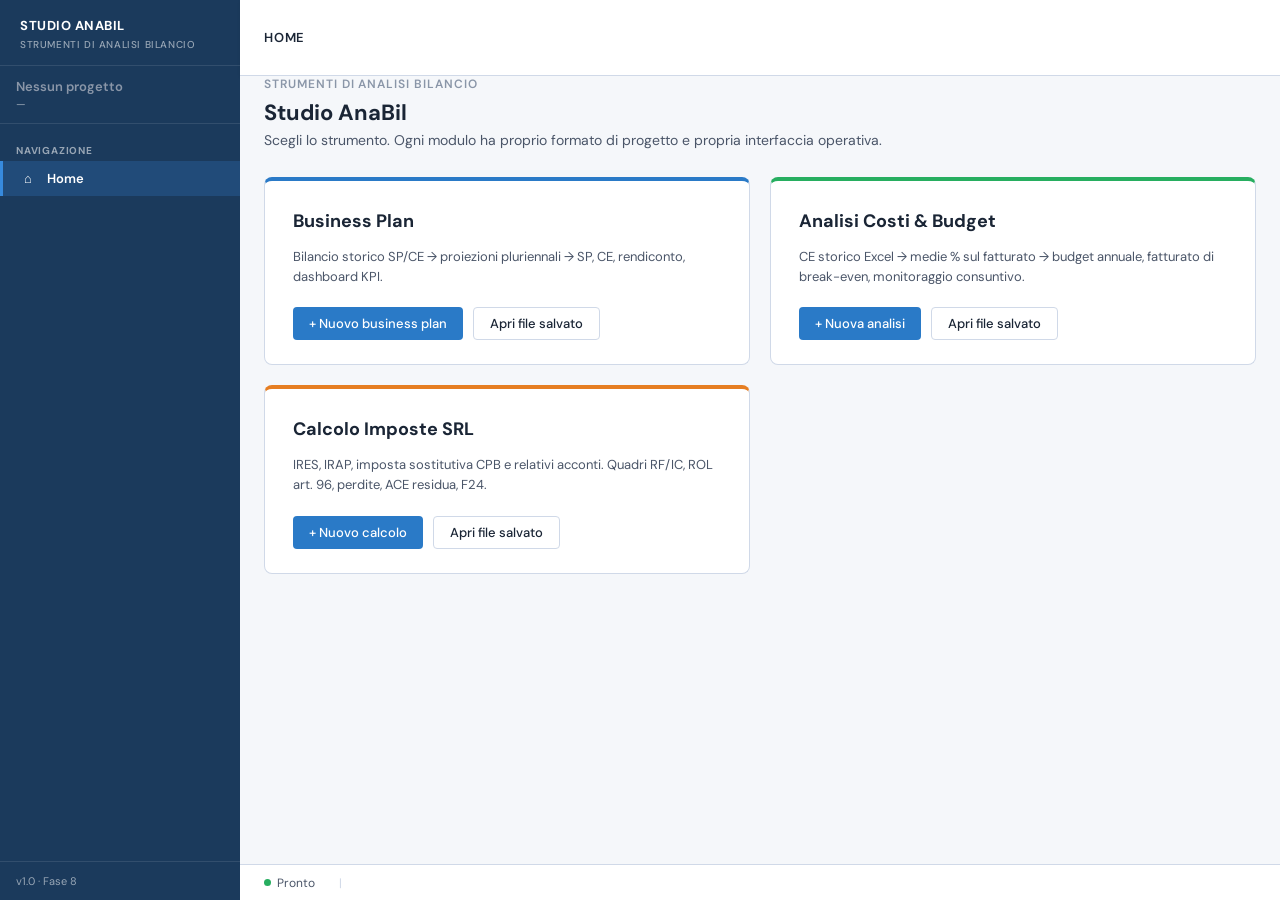
<file: index.html>
<!DOCTYPE html>
<html lang="it">
<head>
  <meta charset="UTF-8">
  <meta name="viewport" content="width=device-width, initial-scale=1.0">
  <title>Studio AnaBil</title>

  <!-- Google Fonts -->
  <link rel="preconnect" href="https://fonts.googleapis.com">
  <link rel="preconnect" href="https://fonts.gstatic.com" crossorigin>
  <link href="https://fonts.googleapis.com/css2?family=DM+Sans:wght@400;500;600;700&family=JetBrains+Mono:wght@400;600&display=swap" rel="stylesheet">

  <link rel="stylesheet" href="css/main.css">
</head>
<body>

<!-- =====================================================
     APP SHELL
     ===================================================== -->
<div id="app">

  <!-- ── Sidebar ────────────────────────────────────────── -->
  <nav id="sidebar">
    <div class="sidebar-logo" onclick="UI.navigate('home')" title="Torna alla home">
      <div class="sidebar-logo-title">Studio AnaBil</div>
      <div class="sidebar-logo-sub">Strumenti di analisi bilancio</div>
    </div>

    <!-- Info progetto corrente -->
    <div class="sidebar-project-info" id="sidebar-project-info">
      <div class="sidebar-project-name text-muted" id="sidebar-project-name">Nessun progetto</div>
      <div class="sidebar-project-meta" id="sidebar-project-meta">—</div>
      <div class="sidebar-project-edit-btn hidden" id="sidebar-project-edit" onclick="UI.apriModificaDati()" title="Modifica ragione sociale, anno base e orizzonte anni">✎ Modifica dati base</div>
    </div>

    <!-- Navigazione principale -->
    <div class="sidebar-nav">
      <div class="sidebar-nav-section">Navigazione</div>

      <div class="sidebar-nav-item active" data-section="home" data-modulo="*" onclick="UI.navigate('home')" title="Torna alla home / cambia strumento">
        <span class="sidebar-nav-icon">⌂</span>
        <span>Home</span>
      </div>

      <!-- ── Voci Business Plan (BP) ────────────────────────── -->
      <div class="sidebar-nav-item disabled hidden" data-section="importa" data-modulo="bp" onclick="UI.navigate('importa')">
        <span class="sidebar-nav-icon">⇪</span>
        <span>Importa bilancio</span>
        <span class="sidebar-nav-status" id="nav-status-importa"></span>
      </div>

      <div class="sidebar-nav-item disabled hidden" data-section="dati-partenza" data-modulo="bp" onclick="UI.navigate('dati-partenza')">
        <span class="sidebar-nav-icon">📋</span>
        <span>Dati di partenza</span>
        <span class="sidebar-nav-status" id="nav-status-dati-partenza"></span>
      </div>

      <div class="sidebar-nav-item disabled hidden" data-section="driver" data-modulo="bp" onclick="UI.navigate('driver')">
        <span class="sidebar-nav-icon">⚙</span>
        <span>Driver &amp; Parametri</span>
        <span class="sidebar-nav-status" id="nav-status-driver"></span>
      </div>

      <div class="sidebar-nav-item disabled hidden" data-section="eventi" data-modulo="bp" onclick="UI.navigate('eventi')">
        <span class="sidebar-nav-icon">📅</span>
        <span>Eventi</span>
        <span class="sidebar-nav-status" id="nav-status-eventi"></span>
      </div>

      <div class="sidebar-nav-item disabled hidden" data-section="prospetti" data-modulo="bp" onclick="UI.navigate('prospetti')">
        <span class="sidebar-nav-icon">📊</span>
        <span>Prospetti futuri</span>
        <span class="sidebar-nav-status" id="nav-status-prospetti"></span>
      </div>

      <div class="sidebar-nav-item disabled hidden" data-section="dashboard" data-modulo="bp" onclick="UI.navigate('dashboard')">
        <span class="sidebar-nav-icon">◈</span>
        <span>Dashboard KPI</span>
        <span class="sidebar-nav-status" id="nav-status-dashboard"></span>
      </div>

      <!-- ── Voci Analisi Costi & Budget (AB) ───────────────── -->
      <div class="sidebar-nav-item disabled hidden" data-section="ab-importa-ce" data-modulo="ab" onclick="UI.navigate('ab-importa-ce')">
        <span class="sidebar-nav-icon">⇪</span>
        <span>Importa CE</span>
        <span class="sidebar-nav-status" id="nav-status-ab-importa-ce"></span>
      </div>

      <div class="sidebar-nav-item disabled hidden" data-section="ab-mappatura" data-modulo="ab" onclick="UI.navigate('ab-mappatura')">
        <span class="sidebar-nav-icon">🗂</span>
        <span>Mappatura sottoconti</span>
        <span class="sidebar-nav-status" id="nav-status-ab-mappatura"></span>
      </div>

      <div class="sidebar-nav-item disabled hidden" data-section="ab-storico" data-modulo="ab" onclick="UI.navigate('ab-storico')">
        <span class="sidebar-nav-icon">📋</span>
        <span>Storico &amp; medie</span>
        <span class="sidebar-nav-status" id="nav-status-ab-storico"></span>
      </div>

      <div class="sidebar-nav-item disabled hidden" data-section="ab-budget" data-modulo="ab" onclick="UI.navigate('ab-budget')">
        <span class="sidebar-nav-icon">📊</span>
        <span>Budget anno</span>
        <span class="sidebar-nav-status" id="nav-status-ab-budget"></span>
      </div>

      <div class="sidebar-nav-item disabled hidden" data-section="ab-consuntivo" data-modulo="ab" onclick="UI.navigate('ab-consuntivo')">
        <span class="sidebar-nav-icon">📈</span>
        <span>Consuntivo</span>
        <span class="sidebar-nav-status" id="nav-status-ab-consuntivo"></span>
      </div>

      <!-- ── Voci Imposte (calcolo IRES/IRAP/CPB) ──────────────── -->
      <div class="sidebar-nav-item disabled hidden" data-section="imp-anagrafica" data-modulo="imposte" onclick="UI.navigate('imp-anagrafica')">
        <span class="sidebar-nav-icon">🏢</span>
        <span>Anagrafica e flag</span>
        <span class="sidebar-nav-status" id="nav-status-imp-anagrafica"></span>
      </div>

      <div class="sidebar-nav-item disabled hidden" data-section="imp-conto-economico" data-modulo="imposte" onclick="UI.navigate('imp-conto-economico')">
        <span class="sidebar-nav-icon">📒</span>
        <span>Conto economico</span>
        <span class="sidebar-nav-status" id="nav-status-imp-conto-economico"></span>
      </div>

      <div class="sidebar-nav-item disabled hidden" data-section="imp-variazioni-ires" data-modulo="imposte" onclick="UI.navigate('imp-variazioni-ires')">
        <span class="sidebar-nav-icon">±</span>
        <span>Variazioni IRES</span>
        <span class="sidebar-nav-status" id="nav-status-imp-variazioni-ires"></span>
      </div>

      <div class="sidebar-nav-item disabled hidden" data-section="imp-rol" data-modulo="imposte" onclick="UI.navigate('imp-rol')">
        <span class="sidebar-nav-icon">%</span>
        <span>Interessi passivi (ROL)</span>
        <span class="sidebar-nav-status" id="nav-status-imp-rol"></span>
      </div>

      <div class="sidebar-nav-item disabled hidden" data-section="imp-perdite-ace" data-modulo="imposte" onclick="UI.navigate('imp-perdite-ace')">
        <span class="sidebar-nav-icon">↻</span>
        <span>Perdite e ACE</span>
        <span class="sidebar-nav-status" id="nav-status-imp-perdite-ace"></span>
      </div>

      <div class="sidebar-nav-item disabled hidden" data-section="imp-cpb" data-modulo="imposte" onclick="UI.navigate('imp-cpb')">
        <span class="sidebar-nav-icon">⊜</span>
        <span>Concordato (CPB)</span>
        <span class="sidebar-nav-status" id="nav-status-imp-cpb"></span>
      </div>

      <div class="sidebar-nav-item disabled hidden" data-section="imp-irap" data-modulo="imposte" onclick="UI.navigate('imp-irap')">
        <span class="sidebar-nav-icon">▦</span>
        <span>IRAP</span>
        <span class="sidebar-nav-status" id="nav-status-imp-irap"></span>
      </div>

      <div class="sidebar-nav-item disabled hidden" data-section="imp-deduzione-irap" data-modulo="imposte" onclick="UI.navigate('imp-deduzione-irap')">
        <span class="sidebar-nav-icon">↘</span>
        <span>IRAP da IRES</span>
        <span class="sidebar-nav-status" id="nav-status-imp-deduzione-irap"></span>
      </div>

      <div class="sidebar-nav-item disabled hidden" data-section="imp-storico" data-modulo="imposte" onclick="UI.navigate('imp-storico')">
        <span class="sidebar-nav-icon">🗄</span>
        <span>Storico (riporti)</span>
        <span class="sidebar-nav-status" id="nav-status-imp-storico"></span>
      </div>

      <div class="sidebar-nav-item disabled hidden" data-section="imp-riepilogo" data-modulo="imposte" onclick="UI.navigate('imp-riepilogo')">
        <span class="sidebar-nav-icon">∑</span>
        <span>Riepilogo &amp; F24</span>
        <span class="sidebar-nav-status" id="nav-status-imp-riepilogo"></span>
      </div>
    </div>

    <div class="sidebar-footer">v1.0 · Fase 8</div>
  </nav>

  <!-- ── Header ─────────────────────────────────────────── -->
  <header id="header">
    <div class="header-info">
      <div class="header-cliente hidden" id="header-cliente"></div>
      <div class="header-title" id="header-title">Home</div>
      <div class="header-subtitle hidden" id="header-subtitle"></div>
    </div>
    <div id="header-badges" class="header-badges"></div>
    <div class="header-actions" id="header-actions"></div>
  </header>

  <!-- ── Area contenuto ─────────────────────────────────── -->
  <main id="content">
    <!-- Le sezioni vengono iniettate da ui.js -->
  </main>

  <!-- ── Footer ─────────────────────────────────────────── -->
  <footer id="footer">
    <div class="footer-status">
      <div class="footer-status-dot pronto" id="footer-dot"></div>
      <span id="footer-status-text">Pronto</span>
    </div>
    <span class="footer-sep">|</span>
    <div class="footer-quadratura hidden" id="footer-quadratura">
      <span id="footer-quadratura-text"></span>
    </div>
    <div style="flex:1"></div>
    <div id="footer-actions" class="footer-actions"></div>
    <span id="footer-info" class="text-muted"></span>
  </footer>

</div><!-- /#app -->

<!-- =====================================================
     MODALE NUOVO PROGETTO
     ===================================================== -->
<div class="modal-overlay hidden" id="modal-nuovo-progetto">
  <div class="modal">
    <div class="modal-header">
      <span class="modal-title">Nuovo progetto</span>
      <div class="modal-close" onclick="UI.closeModal('modal-nuovo-progetto')">✕</div>
    </div>

    <div class="modal-body">

      <!-- Nome cliente -->
      <div class="form-group">
        <span class="form-label required">Nome cliente / Ragione sociale</span>
        <div class="form-field"
             contenteditable="true"
             id="np-cliente"
             data-placeholder="Es. Rossi Srl"
             spellcheck="false"></div>
      </div>

      <!-- Settore -->
      <div class="form-group">
        <span class="form-label">Settore</span>
        <div class="form-field"
             contenteditable="true"
             id="np-settore"
             data-placeholder="Es. Commercio al dettaglio"
             spellcheck="false"></div>
      </div>

      <!-- Anno base + Anni previsionali -->
      <div class="form-row">
        <div class="form-group">
          <span class="form-label required" id="np-anno-label">Anno base (storico)</span>
          <div class="form-field"
               contenteditable="true"
               id="np-anno-base"
               data-placeholder="Es. 2024"
               spellcheck="false"></div>
          <div class="form-hint" id="np-anno-hint">Anno dell'ultimo bilancio approvato</div>
        </div>

        <div class="form-group">
          <span class="form-label required">Anni previsionali</span>
          <div class="stepper">
            <div class="stepper-btn" onclick="UI.stepperChange('np-anni-prev', -1)">−</div>
            <div class="stepper-value" id="np-anni-prev">3</div>
            <div class="stepper-btn" onclick="UI.stepperChange('np-anni-prev', +1)">+</div>
          </div>
          <div class="form-hint" id="np-anni-hint">Da 1 a 8 anni oltre l'anno base</div>
        </div>

        <div class="form-group hidden" id="np-mese-avvio-group">
          <span class="form-label">Mese di avvio</span>
          <select class="form-select" id="np-mese-avvio">
            <option value="1">Gennaio</option>
            <option value="2">Febbraio</option>
            <option value="3">Marzo</option>
            <option value="4">Aprile</option>
            <option value="5">Maggio</option>
            <option value="6">Giugno</option>
            <option value="7">Luglio</option>
            <option value="8">Agosto</option>
            <option value="9">Settembre</option>
            <option value="10">Ottobre</option>
            <option value="11">Novembre</option>
            <option value="12">Dicembre</option>
          </select>
          <div class="form-hint">Mese in cui la società inizia l'attività</div>
        </div>
      </div>

      <!-- Scenario -->
      <div class="form-group">
        <span class="form-label required">Modalità di inserimento</span>
        <div class="radio-group" id="np-scenario">

          <div class="radio-item selected" data-value="sp_ce" onclick="UI.radioSelect('np-scenario', this); UI.aggiornaLabelAnno('sp_ce')">
            <div class="radio-dot"></div>
            <div>
              <div class="radio-label">SP + CE storici</div>
              <div class="radio-desc">Società esistente con bilanci disponibili — inserimento completo art. 2424/2425</div>
            </div>
          </div>

          <div class="radio-item" data-value="sp_only" onclick="UI.radioSelect('np-scenario', this); UI.aggiornaLabelAnno('sp_only')">
            <div class="radio-dot"></div>
            <div>
              <div class="radio-label">Solo SP storico</div>
              <div class="radio-desc">CE storico non disponibile — il primo CE viene costruito interamente dai driver</div>
            </div>
          </div>

          <div class="radio-item" data-value="costituenda" onclick="UI.radioSelect('np-scenario', this); UI.aggiornaLabelAnno('costituenda')">
            <div class="radio-dot"></div>
            <div>
              <div class="radio-label">Società costituenda</div>
              <div class="radio-desc">Nuova società senza storico — SP semplificato di avvio, CE dai driver</div>
            </div>
          </div>

        </div>
      </div>

      <!-- Modalità inserimento dati -->
      <div class="form-group">
        <span class="form-label">Granularità inserimento dati</span>
        <div class="toggle-group" id="np-modalita">
          <div class="toggle-item active" data-value="rapida" onclick="UI.toggleSelect('np-modalita', this)">
            Rapida
          </div>
          <div class="toggle-item" data-value="analitica" onclick="UI.toggleSelect('np-modalita', this)">
            Analitica
          </div>
        </div>
        <div class="form-hint mt-4">
          <strong>Rapida:</strong> inserimento per macro-aree aggregate &nbsp;|&nbsp;
          <strong>Analitica:</strong> conti foglia completi art. 2424/2425
        </div>
      </div>

    </div><!-- /.modal-body -->

    <div class="modal-footer">
      <div class="btn btn-secondary" onclick="UI.closeModal('modal-nuovo-progetto')">Annulla</div>
      <div class="btn btn-primary" onclick="Projects.creaProgetto()">Crea progetto</div>
    </div>
  </div>
</div><!-- /#modal-nuovo-progetto -->

<!-- =====================================================
     MODALE NUOVA ANALISI COSTI
     ===================================================== -->
<div class="modal-overlay hidden" id="modal-nuova-analisi">
  <div class="modal" style="width:520px">
    <div class="modal-header">
      <span class="modal-title">Nuova analisi costi</span>
      <div class="modal-close" onclick="UI.closeModal('modal-nuova-analisi')">✕</div>
    </div>

    <div class="modal-body">

      <!-- Nome ditta -->
      <div class="form-group">
        <span class="form-label required">Nome ditta / Ragione sociale</span>
        <div class="form-field"
             contenteditable="true"
             id="na-ditta"
             data-placeholder="Es. Rossi Srl"
             spellcheck="false"></div>
      </div>

      <!-- Settore -->
      <div class="form-group">
        <span class="form-label">Settore</span>
        <div class="form-field"
             contenteditable="true"
             id="na-settore"
             data-placeholder="Es. Commercio al dettaglio"
             spellcheck="false"></div>
      </div>

      <!-- Anno corrente + Numero anni storici -->
      <div class="form-row">
        <div class="form-group">
          <span class="form-label required">Anno corrente</span>
          <div class="form-field"
               contenteditable="true"
               id="na-anno-corrente"
               data-placeholder="Es. 2026"
               spellcheck="false"></div>
          <div class="form-hint">Anno per cui si fa il budget</div>
        </div>

        <div class="form-group">
          <span class="form-label required">Anni di storico</span>
          <div class="stepper">
            <div class="stepper-btn" onclick="UI.stepperChange('na-anni-storici', -1)">−</div>
            <div class="stepper-value" id="na-anni-storici" data-min="0" data-max="3">3</div>
            <div class="stepper-btn" onclick="UI.stepperChange('na-anni-storici', +1)">+</div>
          </div>
          <div class="form-hint">Da 0 a 3 (0 = società neocostituita)</div>
        </div>
      </div>

      <!-- Mese di avvio attività -->
      <div class="form-group">
        <span class="form-label">Mese di avvio attività</span>
        <select class="form-select" id="na-mese-avvio">
          <option value="1" selected>Gennaio</option>
          <option value="2">Febbraio</option>
          <option value="3">Marzo</option>
          <option value="4">Aprile</option>
          <option value="5">Maggio</option>
          <option value="6">Giugno</option>
          <option value="7">Luglio</option>
          <option value="8">Agosto</option>
          <option value="9">Settembre</option>
          <option value="10">Ottobre</option>
          <option value="11">Novembre</option>
          <option value="12">Dicembre</option>
        </select>
        <div class="form-hint">Per società costituite in corso d'anno (primo esercizio parziale). Gennaio = anno intero.</div>
      </div>

    </div><!-- /.modal-body -->

    <div class="modal-footer">
      <div class="btn btn-secondary" onclick="UI.closeModal('modal-nuova-analisi')">Annulla</div>
      <div class="btn btn-primary" onclick="Projects.creaAnalisi()">Crea analisi</div>
    </div>
  </div>
</div>

<!-- =====================================================
     MODALE NUOVO CALCOLO IMPOSTE
     ===================================================== -->
<div class="modal-overlay hidden" id="modal-nuove-imposte">
  <div class="modal" style="width:560px">
    <div class="modal-header">
      <span class="modal-title">Nuovo calcolo imposte</span>
      <div class="modal-close" onclick="UI.closeModal('modal-nuove-imposte')">✕</div>
    </div>

    <div class="modal-body">

      <!-- Cliente -->
      <div class="form-group">
        <span class="form-label required">Ragione sociale</span>
        <div class="form-field"
             contenteditable="true"
             id="ni-cliente"
             data-placeholder="Es. Rossi Srl"
             spellcheck="false"></div>
      </div>

      <!-- P.IVA + ATECO -->
      <div class="form-row">
        <div class="form-group">
          <span class="form-label">Partita IVA</span>
          <div class="form-field"
               contenteditable="true"
               id="ni-piva"
               data-placeholder="Es. 01234567890"
               spellcheck="false"></div>
        </div>
        <div class="form-group">
          <span class="form-label">Codice ATECO</span>
          <div class="form-field"
               contenteditable="true"
               id="ni-ateco"
               data-placeholder="Es. 62.01.00"
               spellcheck="false"></div>
        </div>
      </div>

      <!-- Anno d'imposta + Regione -->
      <div class="form-row">
        <div class="form-group">
          <span class="form-label required">Anno d'imposta</span>
          <div class="form-field"
               contenteditable="true"
               id="ni-anno-imposta"
               data-placeholder="Es. 2025"
               spellcheck="false"></div>
          <div class="form-hint">I versamenti saranno dell'anno successivo</div>
        </div>
        <div class="form-group">
          <span class="form-label required">Regione</span>
          <div class="form-field"
               contenteditable="true"
               id="ni-regione"
               data-placeholder="Es. Marche"
               spellcheck="false"></div>
          <div class="form-hint">Per l'aliquota IRAP regionale</div>
        </div>
      </div>

      <!-- Data costituzione -->
      <div class="form-group">
        <span class="form-label">Data costituzione</span>
        <div class="form-field"
             contenteditable="true"
             id="ni-data-costituzione"
             data-placeholder="Es. 2018-03-15 (formato YYYY-MM-DD)"
             spellcheck="false"></div>
        <div class="form-hint">Serve per riconoscere se le perdite vanno fra le "piene" (primi 3 esercizi)</div>
      </div>

    </div><!-- /.modal-body -->

    <div class="modal-footer">
      <div class="btn btn-secondary" onclick="UI.closeModal('modal-nuove-imposte')">Annulla</div>
      <div class="btn btn-primary" onclick="Projects.creaImposte()">Crea calcolo</div>
    </div>
  </div>
</div>

<!-- =====================================================
     MODALE MODIFICA DATI CLIENTE
     ===================================================== -->
<div class="modal-overlay hidden" id="modal-modifica-cliente">
  <div class="modal" style="width:480px">
    <div class="modal-header">
      <span class="modal-title">Modifica dati base</span>
      <div class="modal-close" onclick="UI.closeModal('modal-modifica-cliente')">✕</div>
    </div>

    <div class="modal-body">

      <!-- Nome cliente -->
      <div class="form-group">
        <span class="form-label required">Nome cliente / Ragione sociale</span>
        <div class="form-field"
             contenteditable="true"
             id="mc-cliente"
             data-placeholder="Es. Rossi Srl"
             spellcheck="false"></div>
      </div>

      <!-- Anno base + Anni previsionali -->
      <div class="form-row">
        <div class="form-group">
          <span class="form-label required" id="mc-anno-label">Anno base (storico)</span>
          <div class="form-field"
               contenteditable="true"
               id="mc-anno-base"
               data-placeholder="Es. 2024"
               spellcheck="false"></div>
          <div class="form-hint" id="mc-anno-hint">Anno dell'ultimo bilancio approvato</div>
        </div>

        <div class="form-group">
          <span class="form-label required">Anni previsionali</span>
          <div class="stepper">
            <div class="stepper-btn" onclick="UI.stepperChange('mc-anni-prev', -1)">−</div>
            <div class="stepper-value" id="mc-anni-prev">3</div>
            <div class="stepper-btn" onclick="UI.stepperChange('mc-anni-prev', +1)">+</div>
          </div>
          <div class="form-hint" id="mc-anni-hint">Da 1 a 8 anni oltre l'anno base</div>
        </div>
      </div>

      <div class="form-group hidden" id="mc-mese-avvio-group">
        <span class="form-label">Mese di avvio</span>
        <select class="form-select" id="mc-mese-avvio">
          <option value="1">Gennaio</option>
          <option value="2">Febbraio</option>
          <option value="3">Marzo</option>
          <option value="4">Aprile</option>
          <option value="5">Maggio</option>
          <option value="6">Giugno</option>
          <option value="7">Luglio</option>
          <option value="8">Agosto</option>
          <option value="9">Settembre</option>
          <option value="10">Ottobre</option>
          <option value="11">Novembre</option>
          <option value="12">Dicembre</option>
        </select>
        <div class="form-hint">Mese in cui la società inizia l'attività</div>
      </div>

    </div><!-- /.modal-body -->

    <div class="modal-footer">
      <div class="btn btn-secondary" onclick="UI.closeModal('modal-modifica-cliente')">Annulla</div>
      <div class="btn btn-primary" onclick="Projects.aggiornaMetaDati()">Salva modifiche</div>
    </div>
  </div>
</div>

<!-- =====================================================
     MODALE ANAGRAFICA ANALISI COSTI (AB)
     ===================================================== -->
<div class="modal-overlay hidden" id="modal-anagrafica-ab">
  <div class="modal" style="width:580px;max-height:88vh;display:flex;flex-direction:column">
    <div class="modal-header">
      <span class="modal-title">Anagrafica</span>
      <div class="modal-close" onclick="UI.closeModal('modal-anagrafica-ab')">✕</div>
    </div>

    <div class="modal-body" style="overflow:auto">

      <!-- Nome ditta -->
      <div class="form-group">
        <span class="form-label required">Nome ditta / Ragione sociale</span>
        <div class="form-field"
             contenteditable="true"
             id="aab-cliente"
             data-placeholder="Es. Rossi Srl"
             spellcheck="false"></div>
      </div>

      <!-- Settore + Anno corrente -->
      <div class="form-row">
        <div class="form-group">
          <span class="form-label">Settore</span>
          <div class="form-field"
               contenteditable="true"
               id="aab-settore"
               data-placeholder="Es. Commercio al dettaglio"
               spellcheck="false"></div>
        </div>

        <div class="form-group">
          <span class="form-label required">Anno corrente</span>
          <div class="form-field"
               contenteditable="true"
               id="aab-anno-corrente"
               data-placeholder="Es. 2026"
               spellcheck="false"></div>
          <div class="form-hint">Anno per cui si fa il budget</div>
        </div>
      </div>

      <!-- Note libere — esposte negli export accanto al nome ditta -->
      <div class="form-group">
        <span class="form-label">Note anagrafiche</span>
        <div class="form-hint" style="margin-bottom:8px">
          Campi liberi (es. P.IVA, CONCORDATO, REGIME …) mostrati in testata
          degli export accanto al nome ditta.
        </div>
        <div id="aab-note-list" class="ab-note-list"></div>
        <div class="btn btn-secondary btn-sm" style="margin-top:8px"
             onclick="UI.aggiungiNotaAnagrafica()">+ Aggiungi nota</div>
      </div>

    </div><!-- /.modal-body -->

    <div class="modal-footer">
      <div class="btn btn-secondary" onclick="UI.closeModal('modal-anagrafica-ab')">Annulla</div>
      <div class="btn btn-primary" onclick="Projects.salvaAnagraficaAB()">Salva</div>
    </div>
  </div>
</div>

<!-- =====================================================
     MODALE CONFERMA ELIMINAZIONE
     ===================================================== -->
<div class="modal-overlay hidden" id="modal-elimina">
  <div class="modal" style="width:420px">
    <div class="modal-header">
      <span class="modal-title">Elimina progetto</span>
      <div class="modal-close" onclick="UI.closeModal('modal-elimina')">✕</div>
    </div>
    <div class="modal-body">
      <p style="color:var(--color-text-secondary);font-size:14px;">
        Sei sicuro di voler eliminare il progetto
        <strong id="modal-elimina-nome"></strong>?
        Questa operazione rimuoverà il progetto dalla lista recenti del browser.
        Il file JSON salvato sul disco non viene modificato.
      </p>
    </div>
    <div class="modal-footer">
      <div class="btn btn-secondary" onclick="UI.closeModal('modal-elimina')">Annulla</div>
      <div class="btn btn-danger" onclick="Projects.confermaElimina()">Elimina</div>
    </div>
  </div>
</div>

<!-- =====================================================
     MODALE ANTEPRIMA CLASSIFICAZIONE MASTRI (AB import)
     ===================================================== -->
<div class="modal-overlay hidden" id="modal-ab-classifica-mastri">
  <div class="modal" style="width:820px;max-height:90vh">
    <div class="modal-header">
      <span class="modal-title">Anteprima import — classificazione mastri</span>
      <div class="modal-close" onclick="BudgetUI.annullaModaleClassifica()">✕</div>
    </div>
    <div class="modal-body" id="ab-classifica-body" style="max-height:60vh;overflow:auto"></div>
    <div class="modal-footer">
      <div class="btn btn-secondary" onclick="BudgetUI.annullaModaleClassifica()">Annulla</div>
      <div class="btn btn-primary" onclick="BudgetUI.confermaModaleClassifica()">Conferma e importa</div>
    </div>
  </div>
</div>

<!-- =====================================================
     SCRIPT — ordine di caricamento importante
     ===================================================== -->
<!-- Librerie vendored -->
<script src="lib/chart.umd.js"></script>
<script src="lib/xlsx-mini.js"></script>

<!-- Modulo BP (Business Plan) -->
<script src="js/modules/bp/schema.js"></script>
<script src="js/modules/bp/engine.js"></script>

<!-- Modulo AB (Analisi Costi & Budget) -->
<script src="js/modules/ab/engine.js"></script>
<script src="js/modules/ab/excel-import.js"></script>
<script src="js/modules/ab/ui.js"></script>

<!-- Modulo Imposte (calcolo IRES/IRAP/CPB) -->
<script src="js/modules/imposte/regole-loader.js"></script>
<script src="js/modules/imposte/schema.js"></script>
<script src="js/modules/imposte/engine.js"></script>
<script src="js/modules/imposte/ui.js"></script>

<!-- Core (shell e gestione progetti) -->
<script src="js/core/projects.js"></script>
<script src="js/core/ui.js"></script>

<script>
  // Avvio applicazione
  document.addEventListener('DOMContentLoaded', function() {
    UI.init();
  });
</script>

</body>
</html>
</file>
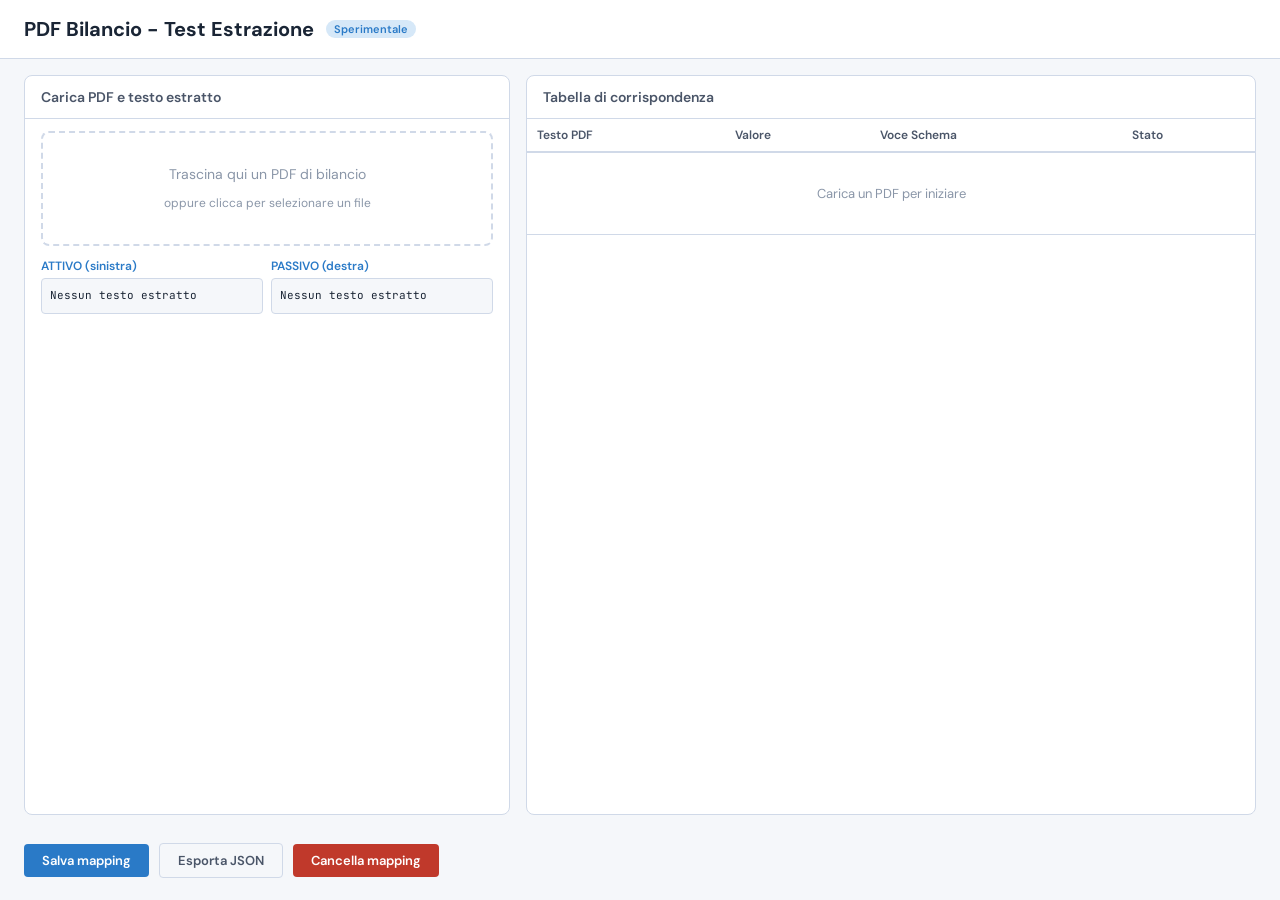
<file: pdf-test.html>
<!DOCTYPE html>
<html lang="it">
<head>
<meta charset="UTF-8">
<meta name="viewport" content="width=device-width, initial-scale=1.0">
<title>PDF Bilancio - Test Estrazione</title>
<link rel="preconnect" href="https://fonts.googleapis.com">
<link href="https://fonts.googleapis.com/css2?family=DM+Sans:wght@400;500;600;700&family=JetBrains+Mono:wght@400;500&display=swap" rel="stylesheet">
<style>
:root {
  --color-bg: #F5F7FA;
  --color-surface: #FFFFFF;
  --color-accent: #2A7AC7;
  --color-accent-light: #D6E8F8;
  --color-accent-hover: #1F62A0;
  --color-text-primary: #1A2535;
  --color-text-secondary: #4A5568;
  --color-text-muted: #8A96A8;
  --color-border: #D0D9E8;
  --color-success: #27AE60;
  --color-success-bg: #E8F8EF;
  --color-warning: #E67E22;
  --color-warning-bg: #FEF3E7;
  --color-error: #C0392B;
  --color-error-bg: #FDEDEC;
  --font-ui: 'DM Sans', sans-serif;
  --font-mono: 'JetBrains Mono', monospace;
  --radius-sm: 4px;
  --radius-md: 8px;
}

*, *::before, *::after { box-sizing: border-box; margin: 0; padding: 0; }

body {
  font-family: var(--font-ui);
  background: var(--color-bg);
  color: var(--color-text-primary);
  min-height: 100vh;
}

/* Header */
.header {
  background: var(--color-surface);
  border-bottom: 1px solid var(--color-border);
  padding: 16px 24px;
  display: flex;
  align-items: center;
  gap: 12px;
}
.header h1 {
  font-size: 20px;
  font-weight: 700;
  color: var(--color-text-primary);
}
.header .badge {
  font-size: 11px;
  font-weight: 600;
  background: var(--color-accent-light);
  color: var(--color-accent);
  padding: 2px 8px;
  border-radius: 10px;
}

/* Main layout */
.main {
  display: grid;
  grid-template-columns: 1fr 1.5fr;
  grid-template-rows: 1fr auto;
  gap: 16px;
  padding: 16px 24px;
  height: calc(100vh - 65px);
}

/* Panels */
.panel {
  background: var(--color-surface);
  border: 1px solid var(--color-border);
  border-radius: var(--radius-md);
  display: flex;
  flex-direction: column;
  overflow: hidden;
}
.panel-header {
  padding: 12px 16px;
  border-bottom: 1px solid var(--color-border);
  font-weight: 600;
  font-size: 14px;
  color: var(--color-text-secondary);
  flex-shrink: 0;
}
.panel-body {
  flex: 1;
  overflow-y: auto;
  padding: 12px 16px;
}

/* Drop zone */
.drop-zone {
  border: 2px dashed var(--color-border);
  border-radius: var(--radius-md);
  padding: 32px 16px;
  text-align: center;
  cursor: pointer;
  transition: border-color 0.2s, background 0.2s;
  margin-bottom: 12px;
}
.drop-zone:hover, .drop-zone.dragover {
  border-color: var(--color-accent);
  background: var(--color-accent-light);
}
.drop-zone p {
  color: var(--color-text-muted);
  font-size: 14px;
  margin-bottom: 8px;
}
.drop-zone .hint {
  font-size: 12px;
  color: var(--color-text-muted);
}
.drop-zone input[type="file"] { display: none; }

/* Extracted text */
.text-columns {
  display: grid;
  grid-template-columns: 1fr 1fr;
  gap: 8px;
}
.text-col {
  background: var(--color-bg);
  border: 1px solid var(--color-border);
  border-radius: var(--radius-sm);
  padding: 8px;
  font-family: var(--font-mono);
  font-size: 11px;
  line-height: 1.6;
  white-space: pre-wrap;
  word-break: break-word;
  max-height: 100%;
  overflow-y: auto;
}
.text-col-label {
  font-family: var(--font-ui);
  font-weight: 600;
  font-size: 12px;
  color: var(--color-accent);
  margin-bottom: 4px;
}

/* Correspondence table */
.corr-table {
  width: 100%;
  border-collapse: collapse;
  font-size: 13px;
}
.corr-table th {
  position: sticky;
  top: 0;
  background: var(--color-surface);
  text-align: left;
  padding: 8px 10px;
  border-bottom: 2px solid var(--color-border);
  font-weight: 600;
  font-size: 12px;
  color: var(--color-text-secondary);
  z-index: 1;
}
.corr-table td {
  padding: 6px 10px;
  border-bottom: 1px solid var(--color-border);
  vertical-align: middle;
}
.corr-table tr.status-auto { background: var(--color-success-bg); }
.corr-table tr.status-partial { background: var(--color-warning-bg); }
.corr-table tr.status-none { background: var(--color-error-bg); }

.corr-table td.pdf-text {
  font-family: var(--font-mono);
  font-size: 11px;
  max-width: 260px;
  overflow: hidden;
  text-overflow: ellipsis;
  white-space: nowrap;
}
.corr-table td.value {
  font-family: var(--font-mono);
  font-size: 12px;
  text-align: right;
  white-space: nowrap;
}
.corr-table select {
  font-family: var(--font-ui);
  font-size: 12px;
  padding: 4px 6px;
  border: 1px solid var(--color-border);
  border-radius: var(--radius-sm);
  background: var(--color-surface);
  width: 100%;
  max-width: 280px;
}
.corr-table .status-badge {
  display: inline-block;
  font-size: 11px;
  font-weight: 600;
  padding: 2px 8px;
  border-radius: 10px;
  white-space: nowrap;
}
.status-badge.auto    { background: var(--color-success); color: #fff; }
.status-badge.partial { background: var(--color-warning); color: #fff; }
.status-badge.none    { background: var(--color-error);   color: #fff; }
.status-badge.manual  { background: var(--color-accent);  color: #fff; }

/* Bottom bar */
.bottom-bar {
  grid-column: 1 / -1;
  display: flex;
  gap: 10px;
  align-items: center;
  padding: 12px 0 0;
}
.btn {
  font-family: var(--font-ui);
  font-size: 13px;
  font-weight: 600;
  border: none;
  border-radius: var(--radius-sm);
  padding: 8px 18px;
  cursor: pointer;
  transition: background 0.15s;
}
.btn-primary {
  background: var(--color-accent);
  color: #fff;
}
.btn-primary:hover { background: var(--color-accent-hover); }
.btn-secondary {
  background: var(--color-bg);
  color: var(--color-text-secondary);
  border: 1px solid var(--color-border);
}
.btn-secondary:hover { background: var(--color-border); }
.btn-danger {
  background: var(--color-error);
  color: #fff;
}
.btn-danger:hover { background: #A93226; }

.spacer { flex: 1; }
.status-msg {
  font-size: 12px;
  color: var(--color-text-muted);
}

/* Loading spinner */
.spinner {
  display: none;
  text-align: center;
  padding: 24px;
  color: var(--color-text-muted);
  font-size: 14px;
}
.spinner.active { display: block; }
</style>
</head>
<body>

<div class="header">
  <h1>PDF Bilancio - Test Estrazione</h1>
  <span class="badge">Sperimentale</span>
</div>

<div class="main">
  <!-- Left panel -->
  <div class="panel">
    <div class="panel-header">Carica PDF e testo estratto</div>
    <div class="panel-body">
      <div class="drop-zone" id="dropZone">
        <p>Trascina qui un PDF di bilancio</p>
        <span class="hint">oppure clicca per selezionare un file</span>
        <input type="file" id="fileInput" accept=".pdf">
      </div>
      <div class="spinner" id="spinner">Estrazione testo in corso...</div>
      <div id="textOutput">
        <div class="text-columns">
          <div>
            <div class="text-col-label">ATTIVO (sinistra)</div>
            <div class="text-col" id="colLeft">Nessun testo estratto</div>
          </div>
          <div>
            <div class="text-col-label">PASSIVO (destra)</div>
            <div class="text-col" id="colRight">Nessun testo estratto</div>
          </div>
        </div>
      </div>
    </div>
  </div>

  <!-- Right panel -->
  <div class="panel">
    <div class="panel-header">Tabella di corrispondenza</div>
    <div class="panel-body" style="padding: 0;">
      <table class="corr-table" id="corrTable">
        <thead>
          <tr>
            <th>Testo PDF</th>
            <th>Valore</th>
            <th>Voce Schema</th>
            <th>Stato</th>
          </tr>
        </thead>
        <tbody id="corrBody">
          <tr><td colspan="4" style="text-align:center;color:var(--color-text-muted);padding:32px;">Carica un PDF per iniziare</td></tr>
        </tbody>
      </table>
    </div>
  </div>

  <!-- Bottom bar -->
  <div class="bottom-bar">
    <button class="btn btn-primary" id="btnSave" disabled>Salva mapping</button>
    <button class="btn btn-secondary" id="btnExport" disabled>Esporta JSON</button>
    <button class="btn btn-danger" id="btnClear">Cancella mapping</button>
    <div class="spacer"></div>
    <span class="status-msg" id="statusMsg"></span>
  </div>
</div>

<!-- Schema BP loaded as regular script -->
<script src="js/modules/bp/schema.js"></script>

<!-- Main logic as ES module for pdf.js -->
<script type="module">
import * as pdfjsLib from './lib/pdf.min.mjs';
import {
  buildDictionary,
  formatItalianNumber,
  estraiRighe
} from './js/modules/bp/pdf-import.js';

pdfjsLib.GlobalWorkerOptions.workerSrc = './lib/pdf.worker.min.mjs';

// ── State ──
let extractedRows = [];  // { text, value, schemaId, status, column }
let schemaDict = {};     // normalized_label -> { id, label }
let allSchemaNodes = [];  // flat list of { id, label }
let savedMapping = {};   // text -> schemaId  from localStorage

// Build schema dictionary (wrappa il modulo js/modules/bp/pdf-import.js)
if (typeof Schema === 'undefined') {
  console.error('Schema.js not loaded');
} else {
  const built = buildDictionary([Schema.SP_ATTIVO, Schema.SP_PASSIVO, Schema.CE]);
  schemaDict = built.dict;
  allSchemaNodes = built.flatList;
}

// Load saved mapping
try {
  const raw = localStorage.getItem('bp_pdf_mapping');
  if (raw) savedMapping = JSON.parse(raw);
} catch(e) { savedMapping = {}; }


// ── UI Rendering ──
function renderTextColumns() {
  const leftLines = extractedRows.filter(r => r.column === 'left');
  const rightLines = extractedRows.filter(r => r.column === 'right');

  document.getElementById('colLeft').textContent =
    leftLines.map(r => {
      const v = r.value != null ? `  ${formatItalianNumber(r.value)}` : '';
      return r.text + v;
    }).join('\n') || 'Nessun testo nella colonna sinistra';

  document.getElementById('colRight').textContent =
    rightLines.map(r => {
      const v = r.value != null ? `  ${formatItalianNumber(r.value)}` : '';
      return r.text + v;
    }).join('\n') || 'Nessun testo nella colonna destra';
}

function renderCorrespondenceTable() {
  const tbody = document.getElementById('corrBody');
  if (extractedRows.length === 0) {
    tbody.innerHTML = '<tr><td colspan="4" style="text-align:center;color:var(--color-text-muted);padding:32px;">Carica un PDF per iniziare</td></tr>';
    return;
  }

  // Build options HTML once
  const optionsHtml = '<option value="">-- Nessuna corrispondenza --</option>' +
    allSchemaNodes.map(n =>
      `<option value="${n.id}">${n.id} - ${n.label}</option>`
    ).join('');

  tbody.innerHTML = extractedRows.map((row, idx) => {
    const statusClass = row.status === 'auto' ? 'status-auto' :
                        row.status === 'partial' ? 'status-partial' :
                        row.status === 'manual' ? 'status-auto' : 'status-none';
    const badgeClass = row.status === 'auto' ? 'auto' :
                       row.status === 'partial' ? 'partial' :
                       row.status === 'manual' ? 'manual' : 'none';
    const badgeText = row.status === 'auto' ? 'Auto' :
                      row.status === 'partial' ? 'Parziale' :
                      row.status === 'manual' ? 'Manuale' : 'Non trovato';

    return `<tr class="${statusClass}" data-idx="${idx}">
      <td class="pdf-text" title="${row.fullText}">${escapeHtml(row.text)}</td>
      <td class="value">${row.value != null ? formatItalianNumber(row.value) : ''}</td>
      <td>
        <select data-idx="${idx}">
          ${optionsHtml.replace(
            `value="${row.schemaId}"`,
            `value="${row.schemaId}" selected`
          )}
        </select>
      </td>
      <td><span class="status-badge ${badgeClass}">${badgeText}</span></td>
    </tr>`;
  }).join('');

  // Attach change listeners
  tbody.querySelectorAll('select').forEach(sel => {
    sel.addEventListener('change', (e) => {
      const idx = parseInt(e.target.dataset.idx);
      const row = extractedRows[idx];
      row.schemaId = e.target.value;
      if (e.target.value) {
        const node = allSchemaNodes.find(n => n.id === e.target.value);
        row.schemaLabel = node ? node.label : '';
        row.status = 'manual';
      } else {
        row.schemaLabel = '';
        row.status = 'none';
      }
      renderCorrespondenceTable();
    });
  });

  updateButtons();
}

function escapeHtml(s) {
  const div = document.createElement('div');
  div.textContent = s;
  return div.innerHTML;
}

function updateButtons() {
  const hasData = extractedRows.length > 0;
  document.getElementById('btnSave').disabled = !hasData;
  document.getElementById('btnExport').disabled = !hasData;
}

function setStatus(msg) {
  document.getElementById('statusMsg').textContent = msg;
}

// ── File handling ──
async function handleFile(file) {
  if (!file || file.type !== 'application/pdf') {
    setStatus('Seleziona un file PDF valido.');
    return;
  }

  const spinner = document.getElementById('spinner');
  spinner.classList.add('active');
  setStatus(`Caricamento: ${file.name}...`);

  try {
    const buffer = await file.arrayBuffer();
    extractedRows = await estraiRighe(buffer, {
      pdfjsLib,
      schemaRoots: [Schema.SP_ATTIVO, Schema.SP_PASSIVO, Schema.CE],
      savedMapping
    });
    renderTextColumns();
    renderCorrespondenceTable();

    const autoCount = extractedRows.filter(r => r.status === 'auto').length;
    const partialCount = extractedRows.filter(r => r.status === 'partial').length;
    const manualCount = extractedRows.filter(r => r.status === 'manual').length;
    setStatus(`Estratte ${extractedRows.length} righe. Auto: ${autoCount}, Parziali: ${partialCount}, Manuali: ${manualCount}, Non trovati: ${extractedRows.length - autoCount - partialCount - manualCount}`);
  } catch (err) {
    console.error(err);
    setStatus(`Errore: ${err.message}`);
  } finally {
    spinner.classList.remove('active');
  }
}

// ── Event listeners ──
const dropZone = document.getElementById('dropZone');
const fileInput = document.getElementById('fileInput');

dropZone.addEventListener('click', () => fileInput.click());

dropZone.addEventListener('dragover', (e) => {
  e.preventDefault();
  dropZone.classList.add('dragover');
});
dropZone.addEventListener('dragleave', () => {
  dropZone.classList.remove('dragover');
});
dropZone.addEventListener('drop', (e) => {
  e.preventDefault();
  dropZone.classList.remove('dragover');
  const file = e.dataTransfer.files[0];
  handleFile(file);
});

fileInput.addEventListener('change', (e) => {
  const file = e.target.files[0];
  if (file) handleFile(file);
});

// Save mapping
document.getElementById('btnSave').addEventListener('click', () => {
  const mapping = {};
  for (const row of extractedRows) {
    if (row.schemaId) {
      mapping[row.text] = row.schemaId;
    }
  }
  localStorage.setItem('bp_pdf_mapping', JSON.stringify(mapping));
  savedMapping = mapping;
  setStatus(`Mapping salvato: ${Object.keys(mapping).length} corrispondenze in localStorage.`);
});

// Export JSON
document.getElementById('btnExport').addEventListener('click', () => {
  const exportData = extractedRows
    .filter(r => r.schemaId)
    .map(r => ({
      pdfText: r.text,
      value: r.value,
      schemaId: r.schemaId,
      schemaLabel: r.schemaLabel,
      status: r.status,
      column: r.column
    }));

  const blob = new Blob([JSON.stringify(exportData, null, 2)], { type: 'application/json' });
  const url = URL.createObjectURL(blob);
  const a = document.createElement('a');
  a.href = url;
  a.download = 'pdf_mapping.json';
  a.click();
  URL.revokeObjectURL(url);
  setStatus(`Esportato JSON con ${exportData.length} voci.`);
});

// Clear mapping
document.getElementById('btnClear').addEventListener('click', () => {
  if (confirm('Cancellare il mapping salvato in localStorage?')) {
    localStorage.removeItem('bp_pdf_mapping');
    savedMapping = {};
    setStatus('Mapping cancellato da localStorage.');
  }
});
</script>
</body>
</html>
</file>
<file: css/main.css>
/* ============================================================
   Business Plan Tool — main.css
   Tutti i colori via variabili :root — nessun inline style
   ============================================================ */

/* ── Variabili globali ──────────────────────────────────────── */
:root {
  /* Colori principali */
  --color-sidebar-bg:      #1B3A5C;
  --color-sidebar-text:    #FFFFFF;
  --color-sidebar-muted:   rgba(255,255,255,0.55);
  --color-sidebar-active:  rgba(55,138,221,0.22);
  --color-sidebar-hover:   rgba(255,255,255,0.08);
  --color-sidebar-border:  rgba(255,255,255,0.10);

  --color-bg:              #F5F7FA;
  --color-surface:         #FFFFFF;
  --color-surface-alt:     #EEF2F7;
  --color-surface-hover:   #E4EBF5;

  --color-border:          #D0D9E8;
  --color-border-light:    #E8EDF5;

  --color-accent:          #2A7AC7;
  --color-accent-light:    #D6E8F8;
  --color-accent-hover:    #1F62A0;

  --color-text-primary:    #1A2535;
  --color-text-secondary:  #4A5568;
  --color-text-muted:      #8A96A8;

  --color-success:         #27AE60;
  --color-success-bg:      #E8F8EF;
  --color-warning:         #E67E22;
  --color-warning-bg:      #FEF3E7;
  --color-error:           #C0392B;
  --color-error-bg:        #FDEDEC;
  --color-info:            #2980B9;
  --color-info-bg:         #EAF4FB;

  --color-mastro-bg:       #EEF2F7;
  --color-mastro-text:     #1A2535;
  --color-sottomastro-bg:  #F7F9FC;
  --color-conto-bg:        #FFFFFF;

  --color-totale-bg:       #D6E8F8;
  --color-totale-text:     #1A2535;

  /* Intestazione colonne prospetti (uniforme su tutte le schermate):
     stesso blu scuro usato per le sezioni della mini-CE in mappatura. */
  --color-prospetto-th-bg:     var(--color-sidebar-bg);
  --color-prospetto-th-text:   #FFFFFF;
  --color-prospetto-th-shadow: 0 1px 2px rgba(27, 58, 92, 0.18);

  /* Alias semantici (riferiti dai moduli) */
  --color-text:            var(--color-text-primary);
  --color-primary:         var(--color-accent);

  /* Layout */
  --sidebar-width:         240px;
  --header-height:         76px;
  --footer-height:         36px;

  /* Tipografia */
  --font-ui:               'DM Sans', sans-serif;
  --font-mono:             'JetBrains Mono', monospace;
  --font-size-mono:        14px;

  /* Bordi e ombre */
  --radius-sm:             4px;
  --radius-md:             8px;
  --radius-lg:             12px;
  --shadow-sm:             0 1px 3px rgba(0,0,0,0.08);
  --shadow-md:             0 4px 12px rgba(0,0,0,0.10);
  --shadow-lg:             0 8px 24px rgba(0,0,0,0.13);
}

/* ── Reset base ─────────────────────────────────────────────── */
*, *::before, *::after { box-sizing: border-box; margin: 0; padding: 0; }

html, body {
  height: 100%;
  font-family: var(--font-ui);
  font-size: 14px;
  color: var(--color-text-primary);
  background: var(--color-bg);
  overflow: hidden;
}

/* ── Layout principale ──────────────────────────────────────── */
#app {
  display: grid;
  grid-template-columns: var(--sidebar-width) 1fr;
  grid-template-rows: var(--header-height) 1fr var(--footer-height);
  grid-template-areas:
    "sidebar header"
    "sidebar content"
    "sidebar footer";
  height: 100vh;
}

/* ── Sidebar ────────────────────────────────────────────────── */
#sidebar {
  grid-area: sidebar;
  background: var(--color-sidebar-bg);
  color: var(--color-sidebar-text);
  display: flex;
  flex-direction: column;
  overflow-y: auto;
  overflow-x: hidden;
}

.sidebar-logo {
  padding: 18px 20px 14px;
  border-bottom: 1px solid var(--color-sidebar-border);
  cursor: pointer;
  transition: background 120ms ease;
}

.sidebar-logo:hover {
  background: rgba(255, 255, 255, 0.04);
}

.sidebar-logo-title {
  font-size: 13px;
  font-weight: 700;
  letter-spacing: 0.04em;
  text-transform: uppercase;
  color: var(--color-sidebar-text);
  line-height: 1.3;
}

.sidebar-logo-sub {
  font-size: 10px;
  font-weight: 500;
  letter-spacing: 0.06em;
  text-transform: uppercase;
  color: var(--color-sidebar-muted);
  margin-top: 3px;
}

.sidebar-project-info {
  padding: 12px 16px;
  border-bottom: 1px solid var(--color-sidebar-border);
  min-height: 52px;
}

.sidebar-project-name {
  font-size: 13px;
  font-weight: 600;
  color: var(--color-sidebar-text);
  white-space: nowrap;
  overflow: hidden;
  text-overflow: ellipsis;
}

.sidebar-project-meta {
  font-size: 11px;
  color: var(--color-sidebar-muted);
  margin-top: 2px;
}

.sidebar-project-edit-btn {
  display: inline-block;
  font-size: 11px;
  font-weight: 600;
  color: var(--color-sidebar-text);
  background: rgba(255, 255, 255, 0.10);
  border: 1px solid rgba(255, 255, 255, 0.15);
  border-radius: 4px;
  padding: 4px 10px;
  margin-top: 8px;
  cursor: pointer;
  transition: background 0.15s, border-color 0.15s;
}
.sidebar-project-edit-btn:hover {
  background: rgba(255, 255, 255, 0.18);
  border-color: rgba(255, 255, 255, 0.30);
}

.sidebar-nav {
  flex: 1;
  padding: 8px 0;
}

.sidebar-nav-section {
  padding: 12px 16px 4px;
  font-size: 10px;
  font-weight: 700;
  letter-spacing: 0.08em;
  text-transform: uppercase;
  color: var(--color-sidebar-muted);
}

.sidebar-nav-item {
  display: flex;
  align-items: center;
  gap: 10px;
  padding: 9px 16px;
  cursor: pointer;
  font-size: 13px;
  color: var(--color-sidebar-text);
  transition: background 0.15s;
  border-left: 3px solid transparent;
  user-select: none;
}

.sidebar-nav-item:hover {
  background: var(--color-sidebar-hover);
}

.sidebar-nav-item.active {
  background: var(--color-sidebar-active);
  border-left-color: #378ADD;
  font-weight: 600;
}

.sidebar-nav-item.disabled {
  opacity: 0.4;
  cursor: not-allowed;
  pointer-events: none;
}

.sidebar-nav-icon {
  width: 18px;
  text-align: center;
  flex-shrink: 0;
  font-style: normal;
}

/* ── Sidebar status indicators ─────────────────────────────── */
.sidebar-nav-status {
  margin-left: auto;
  display: flex;
  align-items: center;
  gap: 4px;
  flex-shrink: 0;
}

.sidebar-nav-dot {
  width: 8px;
  height: 8px;
  border-radius: 50%;
  flex-shrink: 0;
  transition: background 0.25s;
}
.sidebar-nav-dot.empty    { background: rgba(255,255,255,0.20); }
.sidebar-nav-dot.partial  { background: var(--color-warning); }
.sidebar-nav-dot.complete { background: var(--color-success); }
.sidebar-nav-dot.error    { background: var(--color-error); }

.sidebar-nav-badge {
  font-size: 10px;
  font-weight: 700;
  font-family: var(--font-mono);
  line-height: 1;
  padding: 2px 6px;
  border-radius: 10px;
  background: rgba(255,255,255,0.13);
  color: var(--color-sidebar-text);
  flex-shrink: 0;
}

.sidebar-footer {
  padding: 12px 16px;
  border-top: 1px solid var(--color-sidebar-border);
  font-size: 11px;
  color: var(--color-sidebar-muted);
}

/* ── Header ─────────────────────────────────────────────────── */
#header {
  grid-area: header;
  background: var(--color-surface);
  border-bottom: 1px solid var(--color-border);
  display: flex;
  align-items: center;
  padding: 0 24px;
  gap: 16px;
  box-shadow: var(--shadow-sm);
}

.header-info {
  flex: 1;
  display: flex;
  flex-direction: column;
  justify-content: center;
  gap: 1px;
  min-width: 0;
}

.header-cliente {
  font-size: 17px;
  font-weight: 700;
  letter-spacing: 0.02em;
  color: var(--color-accent);
  white-space: nowrap;
  overflow: hidden;
  text-overflow: ellipsis;
}

.header-title {
  font-size: 13px;
  font-weight: 600;
  text-transform: uppercase;
  letter-spacing: 0.06em;
  color: var(--color-text-primary);
  line-height: 1.2;
  white-space: nowrap;
  overflow: hidden;
  text-overflow: ellipsis;
}

.header-subtitle {
  font-size: 12.5px;
  line-height: 1.3;
  color: var(--color-text-secondary);
  white-space: nowrap;
  overflow: hidden;
  text-overflow: ellipsis;
}

.header-badges {
  display: flex;
  gap: 8px;
  align-items: center;
  flex-wrap: wrap;
}

.header-badge {
  display: inline-flex;
  align-items: center;
  padding: 3px 10px;
  border-radius: 20px;
  font-size: 12px;
  font-weight: 500;
}

.header-badge-scenario {
  background: var(--color-accent-light);
  color: var(--color-accent);
}

.header-badge-anno {
  background: var(--color-surface-alt);
  color: var(--color-text-secondary);
}

.header-actions {
  display: flex;
  gap: 8px;
  align-items: center;
}

/* ── Area contenuto ─────────────────────────────────────────── */
#content {
  grid-area: content;
  overflow-y: auto;
  overflow-x: auto;
  background: var(--color-bg);
  /* Niente padding-top: le pagine forniscono il proprio padding interno
     (es. .ab-mappatura, .ab-storico, .ab-budget, .ab-consuntivo, .ab-import
     hanno già padding: 24px). Eliminare il padding-top qui evita lo
     "strip" tra header globale e header interno della pagina, dove
     altrimenti si vede scorrere il contenuto sotto un header sticky. */
  padding: 0 24px 24px;
}

/* ── Footer status bar ──────────────────────────────────────── */
#footer {
  grid-area: footer;
  background: var(--color-surface);
  border-top: 1px solid var(--color-border);
  display: flex;
  align-items: center;
  padding: 0 24px;
  gap: 24px;
  font-size: 12px;
  color: var(--color-text-secondary);
}

.footer-status {
  display: flex;
  align-items: center;
  gap: 6px;
}

.footer-status-dot {
  width: 7px;
  height: 7px;
  border-radius: 50%;
  flex-shrink: 0;
}

.footer-status-dot.pronto    { background: var(--color-success); }
.footer-status-dot.modified  { background: var(--color-warning); }
.footer-status-dot.saved     { background: var(--color-accent); }
.footer-status-dot.error     { background: var(--color-error); }

.footer-sep {
  color: var(--color-border);
}

.footer-quadratura {
  display: flex;
  align-items: center;
  gap: 6px;
}

.footer-quadratura.ok    { color: var(--color-success); }
.footer-quadratura.error { color: var(--color-error); }

/* Azioni di pagina nel footer (es. Esporta PDF): popolato dal router
   navigate() in base alla sezione attiva. Mantiene libero lo spazio
   utile in pagina. Il footer è già nascosto in stampa. */
.footer-actions {
  display: flex;
  align-items: center;
  gap: 8px;
}
.footer-actions:empty {
  display: none;
}
.footer-actions .btn {
  padding: 4px 12px;
  font-size: 12px;
}

/* ── Pulsanti (div, mai button) ─────────────────────────────── */
.btn {
  display: inline-flex;
  align-items: center;
  gap: 6px;
  padding: 7px 16px;
  border-radius: var(--radius-sm);
  font-family: var(--font-ui);
  font-size: 13px;
  font-weight: 500;
  cursor: pointer;
  user-select: none;
  transition: background 0.15s, box-shadow 0.15s;
  white-space: nowrap;
}

.btn-primary {
  background: var(--color-accent);
  color: #FFFFFF;
}
.btn-primary:hover { background: var(--color-accent-hover); }

.btn-secondary {
  background: var(--color-surface);
  color: var(--color-text-primary);
  border: 1px solid var(--color-border);
}
.btn-secondary:hover { background: var(--color-surface-alt); }

.btn-ghost {
  background: transparent;
  color: var(--color-text-secondary);
}
.btn-ghost:hover { background: var(--color-surface-alt); }

.btn-danger {
  background: var(--color-error-bg);
  color: var(--color-error);
  border: 1px solid var(--color-error);
}
.btn-danger:hover { background: var(--color-error); color: #FFFFFF; }

.btn-sm {
  padding: 4px 10px;
  font-size: 12px;
}

.btn-icon {
  padding: 6px;
  border-radius: var(--radius-sm);
}

/* ── Home page ──────────────────────────────────────────────── */
.home-welcome {
  margin-bottom: 28px;
}

.home-welcome .home-eyebrow {
  font-size: 12px;
  font-weight: 600;
  letter-spacing: 0.08em;
  text-transform: uppercase;
  color: var(--color-text-muted);
  margin-bottom: 6px;
}

.home-welcome h1 {
  font-size: 22px;
  font-weight: 700;
  color: var(--color-text-primary);
  margin-bottom: 4px;
}

.home-welcome p {
  color: var(--color-text-secondary);
  font-size: 14px;
}

.home-actions {
  display: flex;
  gap: 12px;
  margin-bottom: 32px;
}

.projects-section-title {
  font-size: 13px;
  font-weight: 700;
  text-transform: uppercase;
  letter-spacing: 0.06em;
  color: var(--color-text-muted);
  margin-bottom: 12px;
}

.projects-grid {
  display: grid;
  grid-template-columns: repeat(auto-fill, minmax(280px, 1fr));
  gap: 16px;
}

.project-card {
  background: var(--color-surface);
  border: 1px solid var(--color-border);
  border-radius: var(--radius-md);
  padding: 18px 20px;
  cursor: pointer;
  transition: box-shadow 0.15s, border-color 0.15s;
}

.project-card:hover {
  box-shadow: var(--shadow-md);
  border-color: var(--color-accent);
}

.project-card-name {
  font-size: 15px;
  font-weight: 600;
  color: var(--color-text-primary);
  margin-bottom: 6px;
}

.project-card-meta {
  font-size: 12px;
  color: var(--color-text-muted);
  display: flex;
  gap: 10px;
  flex-wrap: wrap;
  margin-bottom: 12px;
}

.project-card-tag {
  display: inline-flex;
  align-items: center;
  padding: 2px 8px;
  border-radius: 12px;
  font-size: 11px;
  font-weight: 500;
}

.tag-sp-ce       { background: var(--color-accent-light);  color: var(--color-accent); }
.tag-sp-only     { background: var(--color-warning-bg);    color: var(--color-warning); }
.tag-costituenda { background: var(--color-success-bg);    color: var(--color-success); }

.project-card-date {
  font-size: 11px;
  color: var(--color-text-muted);
}

.project-card-actions {
  display: flex;
  gap: 8px;
  margin-top: 14px;
  padding-top: 12px;
  border-top: 1px solid var(--color-border-light);
}

.projects-empty {
  grid-column: 1 / -1;
  text-align: center;
  padding: 48px 24px;
  color: var(--color-text-muted);
}

.projects-empty-icon {
  font-size: 40px;
  margin-bottom: 12px;
  opacity: 0.5;
}

/* ── Landing modulari (BP / Analisi Costi) ──────────────────── */
.home-modules {
  display: grid;
  grid-template-columns: repeat(auto-fit, minmax(360px, 1fr));
  gap: 20px;
  margin-bottom: 40px;
}

.home-module-card {
  background: var(--color-surface);
  border: 1px solid var(--color-border);
  border-radius: var(--radius-md);
  padding: 28px 28px 24px;
  display: flex;
  flex-direction: column;
  gap: 14px;
  transition: box-shadow 0.15s, border-color 0.15s;
}

.home-module-card:hover {
  box-shadow: var(--shadow-md);
}

.home-module-bp { border-top: 4px solid var(--color-accent); }
.home-module-ab { border-top: 4px solid var(--color-success); }
.home-module-imposte { border-top: 4px solid var(--color-warning); }

.home-module-title {
  font-size: 18px;
  font-weight: 700;
  color: var(--color-text-primary);
}

.home-module-desc {
  font-size: 13px;
  line-height: 1.55;
  color: var(--color-text-secondary);
  flex: 1;
}

.home-module-actions {
  display: flex;
  gap: 10px;
  flex-wrap: wrap;
  margin-top: 6px;
}

.tag-ab { background: var(--color-success-bg); color: var(--color-success); }

/* ── Modali ─────────────────────────────────────────────────── */
.modal-overlay {
  position: fixed;
  inset: 0;
  background: rgba(10,20,40,0.45);
  display: flex;
  align-items: center;
  justify-content: center;
  z-index: 1000;
}

.modal-overlay.hidden { display: none; }

.modal {
  background: var(--color-surface);
  border-radius: var(--radius-lg);
  box-shadow: var(--shadow-lg);
  width: 560px;
  max-width: calc(100vw - 32px);
  max-height: calc(100vh - 32px);
  display: flex;
  flex-direction: column;
  overflow: hidden;
}

.modal-header {
  padding: 20px 24px 16px;
  border-bottom: 1px solid var(--color-border-light);
  display: flex;
  align-items: center;
  justify-content: space-between;
}

.modal-title {
  font-size: 16px;
  font-weight: 700;
  color: var(--color-text-primary);
}

.modal-close {
  width: 28px;
  height: 28px;
  display: flex;
  align-items: center;
  justify-content: center;
  border-radius: var(--radius-sm);
  cursor: pointer;
  color: var(--color-text-muted);
  font-size: 18px;
  transition: background 0.15s;
}
.modal-close:hover { background: var(--color-surface-alt); color: var(--color-text-primary); }

.modal-body {
  padding: 20px 24px;
  overflow-y: auto;
  flex: 1;
}

.modal-footer {
  padding: 14px 24px;
  border-top: 1px solid var(--color-border-light);
  display: flex;
  justify-content: flex-end;
  gap: 10px;
}

/* ── Form (div-based, no input/button nativi) ───────────────── */
.form-group {
  margin-bottom: 18px;
}

.form-label {
  display: block;
  font-size: 12px;
  font-weight: 600;
  color: var(--color-text-secondary);
  margin-bottom: 6px;
  text-transform: uppercase;
  letter-spacing: 0.04em;
}

.form-label.required::after {
  content: ' *';
  color: var(--color-error);
}

.form-field {
  width: 100%;
  min-height: 36px;
  padding: 8px 12px;
  border: 1px solid var(--color-border);
  border-radius: var(--radius-sm);
  font-family: var(--font-ui);
  font-size: 14px;
  color: var(--color-text-primary);
  background: var(--color-surface);
  outline: none;
  transition: border-color 0.15s;
}

.form-field:focus {
  border-color: var(--color-accent);
  box-shadow: 0 0 0 3px var(--color-accent-light);
}

.form-field[contenteditable="true"] {
  cursor: text;
}

.form-field[contenteditable="true"]:empty::before {
  content: attr(data-placeholder);
  color: var(--color-text-muted);
  pointer-events: none;
}

.form-select {
  width: 100%;
  min-height: 36px;
  padding: 8px 12px;
  border: 1px solid var(--color-border);
  border-radius: var(--radius-sm);
  font-family: var(--font-ui);
  font-size: 14px;
  color: var(--color-text-primary);
  background: var(--color-surface);
  outline: none;
  cursor: pointer;
  transition: border-color 0.15s;
}
.form-select:focus {
  border-color: var(--color-accent);
  box-shadow: 0 0 0 3px var(--color-accent-light);
}

.form-select.form-select-sm {
  min-height: 26px;
  padding: 2px 6px;
  font-size: 12px;
  width: auto;
}

.form-row {
  display: grid;
  grid-template-columns: 1fr 1fr 1fr;
  gap: 16px;
}

.form-hint {
  font-size: 11px;
  color: var(--color-text-muted);
  margin-top: 4px;
}

/* ── Select simulato (div + dropdown) ───────────────────────── */
.form-select-wrap {
  position: relative;
}

.form-select {
  width: 100%;
  min-height: 36px;
  padding: 8px 32px 8px 12px;
  border: 1px solid var(--color-border);
  border-radius: var(--radius-sm);
  font-family: var(--font-ui);
  font-size: 14px;
  color: var(--color-text-primary);
  background: var(--color-surface);
  cursor: pointer;
  user-select: none;
  display: flex;
  align-items: center;
  gap: 8px;
}

.form-select::after {
  content: '▾';
  position: absolute;
  right: 10px;
  top: 50%;
  transform: translateY(-50%);
  color: var(--color-text-muted);
  pointer-events: none;
  font-size: 12px;
}

.form-select-dropdown {
  position: absolute;
  top: calc(100% + 4px);
  left: 0;
  right: 0;
  background: var(--color-surface);
  border: 1px solid var(--color-border);
  border-radius: var(--radius-sm);
  box-shadow: var(--shadow-md);
  z-index: 200;
  max-height: 200px;
  overflow-y: auto;
}

.form-select-option {
  padding: 9px 12px;
  cursor: pointer;
  font-size: 13px;
  color: var(--color-text-primary);
  transition: background 0.12s;
}
.form-select-option:hover { background: var(--color-surface-alt); }
.form-select-option.selected { background: var(--color-accent-light); color: var(--color-accent); }

/* ── Radio/Toggle gruppi ────────────────────────────────────── */
.radio-group {
  display: flex;
  flex-direction: column;
  gap: 8px;
}

.radio-item {
  display: flex;
  align-items: flex-start;
  gap: 10px;
  padding: 10px 14px;
  border: 1px solid var(--color-border);
  border-radius: var(--radius-sm);
  cursor: pointer;
  transition: border-color 0.15s, background 0.15s;
}

.radio-item:hover {
  border-color: var(--color-accent);
  background: var(--color-accent-light);
}

.radio-item.selected {
  border-color: var(--color-accent);
  background: var(--color-accent-light);
}

.radio-dot {
  width: 16px;
  height: 16px;
  border-radius: 50%;
  border: 2px solid var(--color-border);
  flex-shrink: 0;
  margin-top: 1px;
  position: relative;
  transition: border-color 0.15s;
}

.radio-item.selected .radio-dot {
  border-color: var(--color-accent);
}

.radio-item.selected .radio-dot::after {
  content: '';
  position: absolute;
  inset: 2px;
  border-radius: 50%;
  background: var(--color-accent);
}

.radio-label {
  font-size: 13px;
  font-weight: 600;
  color: var(--color-text-primary);
}

.radio-desc {
  font-size: 12px;
  color: var(--color-text-muted);
  margin-top: 2px;
}

/* ── Toggle switch ──────────────────────────────────────────── */
.toggle-group {
  display: flex;
  border: 1px solid var(--color-border);
  border-radius: var(--radius-sm);
  overflow: hidden;
}

.toggle-item {
  flex: 1;
  padding: 7px 12px;
  text-align: center;
  font-size: 12px;
  font-weight: 600;
  cursor: pointer;
  color: var(--color-text-secondary);
  background: var(--color-surface);
  transition: background 0.12s, color 0.12s;
  user-select: none;
}

.toggle-item:not(:last-child) {
  border-right: 1px solid var(--color-border);
}

.toggle-item.active {
  background: var(--color-accent);
  color: #FFFFFF;
}

/* ── Stepper anni previsionali ──────────────────────────────── */
.stepper {
  display: flex;
  align-items: center;
  gap: 0;
  border: 1px solid var(--color-border);
  border-radius: var(--radius-sm);
  overflow: hidden;
  width: fit-content;
}

.stepper-btn {
  width: 34px;
  height: 34px;
  display: flex;
  align-items: center;
  justify-content: center;
  cursor: pointer;
  background: var(--color-surface-alt);
  color: var(--color-text-secondary);
  font-size: 16px;
  user-select: none;
  transition: background 0.12s;
  flex-shrink: 0;
}
.stepper-btn:hover { background: var(--color-surface-hover); }

.stepper-value {
  width: 48px;
  text-align: center;
  font-family: var(--font-mono);
  font-size: 15px;
  font-weight: 600;
  color: var(--color-text-primary);
  background: var(--color-surface);
  border-left: 1px solid var(--color-border);
  border-right: 1px solid var(--color-border);
  padding: 0;
  line-height: 34px;
}

/* ── Tabs ────────────────────────────────────────────────────── */
.tabs {
  display: flex;
  border-bottom: 2px solid var(--color-border);
  margin-bottom: 20px;
  gap: 4px;
}

.tab-item {
  padding: 8px 18px;
  font-size: 13px;
  font-weight: 500;
  color: var(--color-text-secondary);
  cursor: pointer;
  border-bottom: 2px solid transparent;
  margin-bottom: -2px;
  transition: color 0.12s, border-color 0.12s;
  user-select: none;
}

.tab-item:hover { color: var(--color-text-primary); }

.tab-item.active {
  color: var(--color-accent);
  border-bottom-color: var(--color-accent);
  font-weight: 600;
}

.tab-item.disabled {
  opacity: 0.45;
  cursor: not-allowed;
  pointer-events: none;
}

.tab-item-sm {
  padding: 6px 12px;
  font-size: 12px;
}

.tab-badge {
  display: inline-flex;
  align-items: center;
  justify-content: center;
  min-width: 16px;
  height: 16px;
  padding: 0 5px;
  border-radius: 8px;
  font-size: 10px;
  font-weight: 700;
  font-family: var(--font-mono);
  line-height: 1;
  margin-left: 4px;
  vertical-align: middle;
  background: var(--color-accent);
  color: white;
}
.tab-badge.muted {
  background: var(--color-border);
  color: var(--color-text-muted);
}

.tab-dot {
  display: inline-block;
  width: 7px;
  height: 7px;
  border-radius: 50%;
  margin-left: 5px;
  vertical-align: middle;
}
.tab-dot.complete { background: var(--color-success); }
.tab-dot.partial  { background: var(--color-warning); }
.tab-dot.error    { background: var(--color-error); }

.tab-pane { display: none; }
.tab-pane.active { display: block; }

/* ── Toolbar dati di partenza ───────────────────────────────── */
.section-toolbar {
  display: flex;
  align-items: center;
  gap: 10px;
  margin-bottom: 16px;
  flex-wrap: wrap;
}

.section-toolbar-left  { display: flex; align-items: center; gap: 8px; flex: 1; }
.section-toolbar-right { display: flex; align-items: center; gap: 8px; }

/* ── Banner scenario ─────────────────────────────────────────── */
.scenario-banner {
  display: flex;
  align-items: center;
  gap: 12px;
  padding: 10px 16px;
  border-radius: var(--radius-sm);
  margin-bottom: 16px;
  font-size: 13px;
}

.scenario-banner.sp-ce        { background: var(--color-accent-light);  color: var(--color-accent); }
.scenario-banner.sp-only      { background: var(--color-warning-bg);    color: var(--color-warning); }
.scenario-banner.costituenda  { background: var(--color-success-bg);    color: var(--color-success); }

.scenario-banner-icon  { font-size: 16px; flex-shrink: 0; }
.scenario-banner-text  { flex: 1; font-weight: 500; }

/* ── Banner tab disabilitato ─────────────────────────────────── */
.tab-disabled-notice {
  text-align: center;
  padding: 48px 24px;
  color: var(--color-text-muted);
}
.tab-disabled-notice-icon  { font-size: 36px; margin-bottom: 12px; opacity: 0.6; }
.tab-disabled-notice-title { font-size: 15px; font-weight: 600; color: var(--color-text-secondary); margin-bottom: 6px; }
.tab-disabled-notice-desc  { font-size: 13px; max-width: 380px; margin: 0 auto; }

/* ── Tabella SP / CE ─────────────────────────────────────────── */
.schema-table {
  width: 100%;
  border-collapse: collapse;
  font-size: 13px;
}

.schema-table col.col-label  { width: auto; }
.schema-table col.col-amount { width: 160px; }

/* Riga mastro (livello 1) */
.row-mastro > td {
  background: var(--color-mastro-bg);
  color: var(--color-mastro-text);
  font-weight: 700;
  font-size: 13px;
  padding: 8px 12px;
  border-top: 2px solid var(--color-border);
  cursor: pointer;
  user-select: none;
}

.row-mastro > td:first-child {
  padding-left: 12px;
  font-size: 14px;
  font-weight: 700;
}

/* Riga sottomastro (livello 2) */
.row-sottomastro > td {
  background: var(--color-sottomastro-bg);
  color: var(--color-text-secondary);
  font-weight: 600;
  font-size: 12px;
  padding: 6px 12px 6px 24px;
  border-top: 1px solid var(--color-border-light);
  cursor: pointer;
  user-select: none;
}

.row-sottomastro > td:first-child {
  font-size: 13px;
  font-weight: 700;
}

/* Riga conto foglia (livello 3) */
.row-conto > td {
  background: var(--color-conto-bg);
  color: var(--color-text-primary);
  font-size: 13px;
  padding: 5px 12px 5px 36px;
  border-top: 1px solid var(--color-border-light);
}

.row-conto > td:first-child {
  font-size: 14px;
  font-weight: 600;
}

/* Voci di dettaglio (espandibile): leggermente piu compatte delle voci principali */
.row-conto.ce-detail-row > td:first-child {
  font-size: 13px;
  font-weight: 400;
}

/* Riga totale */
.row-totale > td {
  background: var(--color-totale-bg);
  color: var(--color-totale-text);
  font-weight: 700;
  font-size: 13px;
  padding: 7px 12px;
  border-top: 1px solid var(--color-border);
}

.row-totale > td:first-child {
  font-size: 14px;
  font-weight: 700;
}

/* ── Prospetti: wrapper scrollabile con header sticky ─────── */
.prosp-scroll {
  overflow: auto;
  max-height: calc(100vh - var(--header-height) - var(--footer-height) - 140px);
  border: 1px solid var(--color-border-light);
  border-radius: var(--radius-sm);
  background: var(--color-surface);
}

.schema-table-sticky thead .row-mastro > td {
  position: sticky;
  top: 0;
  z-index: 5;
  background: var(--color-prospetto-th-bg);
  color: var(--color-prospetto-th-text);
  font-weight: 700;
  text-transform: uppercase;
  letter-spacing: 0.6px;
  border-top: none;
  box-shadow: var(--color-prospetto-th-shadow);
}

/* ── Cruscotto: intestazioni di sezione più evidenti ─────── */
.cruscotto-table .row-cruscotto-header > td.cruscotto-header-cell {
  background: var(--color-prospetto-th-bg);
  color: var(--color-prospetto-th-text);
  font-weight: 700;
  border-top: none;
  border-bottom: none;
  box-shadow: var(--color-prospetto-th-shadow);
}
.cruscotto-table .row-cruscotto-header > td.cruscotto-header-title {
  text-transform: uppercase;
  letter-spacing: 0.6px;
  font-size: 13px;
}

/* ── CE prospetto: toggle dettaglio ─────────────────── */

.ce-toggle, .sp-toggle { cursor: pointer; user-select: none; }
.ce-toggle:hover, .sp-toggle:hover { background: var(--color-surface-alt); }
.ce-toggle-arrow, .sp-toggle-arrow {
  display: inline-block;
  width: 14px;
  font-size: 10px;
  color: var(--color-text-muted);
  transition: transform 0.15s;
}
.ce-detail-row td, .sp-detail-row td { border-bottom: 1px dashed var(--color-border); }

/* ── SP a sezioni contrapposte (bilancio) ──────────── */

.sp-bilancio-grid {
  display: grid;
  grid-template-columns: 1fr 1fr;
  gap: 24px;
  align-items: start;
}

.sp-bilancio-col {
  min-width: 0; /* prevent grid blowout */
}

.sp-bilancio-header {
  font-size: 14px;
  font-weight: 700;
  margin: 0 0 8px;
  color: var(--color-text-secondary);
  text-transform: uppercase;
  letter-spacing: 0.05em;
  padding: 8px 12px;
  background: var(--color-surface-alt);
  border-radius: var(--radius-sm);
  border-bottom: 2px solid var(--color-border);
}

@media (max-width: 900px) {
  .sp-bilancio-grid {
    grid-template-columns: 1fr;
  }
}

.row-separatore td {
  background: var(--color-surface-alt);
  font-weight: 700;
  font-size: 13px;
  text-transform: uppercase;
  letter-spacing: 0.05em;
  padding: 10px 12px;
  color: var(--color-text-secondary);
  border-bottom: 2px solid var(--color-border);
}

/* Collasso */
.row-collapsed { display: none; }

/* Icona collasso */
.collapse-icon {
  display: inline-block;
  width: 16px;
  transition: transform 0.15s;
  font-style: normal;
  opacity: 0.6;
}
.collapsed .collapse-icon { transform: rotate(-90deg); }

/* Colonna importi */
.cell-amount {
  text-align: right;
  font-family: var(--font-mono);
  font-size: var(--font-size-mono);
  white-space: nowrap;
}

/* Campo importo editabile */
.amount-field {
  display: inline-block;
  min-width: 120px;
  max-width: 160px;
  padding: 3px 8px;
  border: 1px solid transparent;
  border-radius: var(--radius-sm);
  font-family: var(--font-mono);
  font-size: var(--font-size-mono);
  color: var(--color-text-primary);
  text-align: right;
  background: transparent;
  outline: none;
  transition: border-color 0.12s, background 0.12s;
}

.amount-field:focus {
  border-color: var(--color-accent);
  background: var(--color-accent-light);
}

.amount-field:empty::before {
  content: attr(data-placeholder);
  color: var(--color-text-muted);
}

/* Importo calcolato (non editabile) */
.amount-computed {
  display: inline-block;
  min-width: 120px;
  padding: 3px 8px;
  font-family: var(--font-mono);
  font-size: var(--font-size-mono);
  color: var(--color-text-primary);
  text-align: right;
}

.amount-computed.negative { color: var(--color-error); }
.amount-computed.zero     { color: var(--color-text-muted); }

/* Percentuale sul fatturato mostrata sotto l'importo nelle righe totale del CE */
.amount-pct {
  display: block;
  font-family: var(--font-mono);
  font-size: 11px;
  font-weight: 500;
  color: var(--color-text-secondary);
  padding: 0 8px;
  margin-top: 1px;
  text-align: right;
}

/* Tooltip formula prospetti */
.formula-tip {
  position: relative;
  cursor: help;
}
.formula-tip .tip-box {
  display: none;
  position: absolute;
  z-index: 100;
  background: var(--color-bg-secondary, #fff);
  border: 1px solid var(--color-border, #ddd);
  border-radius: 6px;
  padding: 8px 12px;
  box-shadow: 0 4px 16px rgba(0,0,0,0.12);
  font-size: 11px;
  line-height: 1.5;
  font-family: var(--font-mono);
  white-space: normal;
  min-width: 180px;
  max-width: 360px;
}
.formula-tip:hover .tip-box { display: block; }
/* Tooltip etichetta: appare sotto a destra */
td .formula-tip .tip-box { top: 100%; left: 0; }
/* Tooltip importo: appare sotto a sinistra */
td.cell-amount .formula-tip .tip-box { top: 100%; right: 0; left: auto; }
.tip-row { display: flex; justify-content: space-between; gap: 12px; }
.tip-row .tip-sign { width: 12px; text-align: center; flex-shrink: 0; }
.tip-row .tip-label { flex: 1; color: var(--color-text-secondary); }
.tip-row .tip-val { text-align: right; font-weight: 600; }
.tip-row .tip-val.neg { color: var(--color-error); }
.tip-sep { border-top: 1px solid var(--color-border, #ddd); margin: 2px 0; }
.tip-total { font-weight: 700; }

/* Pulsante aggiungi conto */
.add-conto-row > td {
  padding: 4px 12px 4px 36px;
  background: var(--color-conto-bg);
}

.add-conto-btn {
  display: inline-flex;
  align-items: center;
  gap: 6px;
  font-size: 12px;
  color: var(--color-accent);
  cursor: pointer;
  padding: 3px 6px;
  border-radius: var(--radius-sm);
  transition: background 0.12s;
}
.add-conto-btn:hover { background: var(--color-accent-light); }

/* ── SP semplificato costituenda ─────────────────────────────── */
.sp-semplificato-section {
  margin-bottom: 24px;
}

.sp-semplificato-section-title {
  font-size: 13px;
  font-weight: 700;
  text-transform: uppercase;
  letter-spacing: 0.05em;
  color: var(--color-text-muted);
  margin-bottom: 10px;
  padding-bottom: 6px;
  border-bottom: 1px solid var(--color-border);
}

/* ── Utility ─────────────────────────────────────────────────── */
.hidden { display: none !important; }
.sr-only { position: absolute; width: 1px; height: 1px; overflow: hidden; clip: rect(0,0,0,0); }

.text-muted   { color: var(--color-text-muted); }
.text-success { color: var(--color-success); }
.text-warning { color: var(--color-warning); }
.text-error   { color: var(--color-error); }
.text-accent  { color: var(--color-accent); }

.mt-4  { margin-top: 4px; }
.mt-8  { margin-top: 8px; }
.mt-16 { margin-top: 16px; }
.mb-8  { margin-bottom: 8px; }
.mb-16 { margin-bottom: 16px; }

/* ── Scrollbar styling ──────────────────────────────────────── */
::-webkit-scrollbar { width: 6px; height: 6px; }
::-webkit-scrollbar-track { background: transparent; }
::-webkit-scrollbar-thumb { background: var(--color-border); border-radius: 3px; }
::-webkit-scrollbar-thumb:hover { background: var(--color-text-muted); }

/* ── Dashboard KPI ─────────────────────────────────────────────── */
.dashboard-kpi-row {
  display: grid;
  grid-template-columns: repeat(auto-fit, minmax(160px, 1fr));
  gap: 14px;
  margin-bottom: 24px;
}

.dashboard-kpi-card {
  background: var(--color-surface);
  border-radius: var(--radius-md);
  box-shadow: var(--shadow-sm);
  padding: 16px 18px;
  display: flex;
  flex-direction: column;
  gap: 4px;
}
.dashboard-kpi-card.alert-warning { border-left: 3px solid var(--color-warning); }
.dashboard-kpi-card.alert-error   { border-left: 3px solid var(--color-error); }

.dashboard-kpi-label {
  font-size: 11px;
  font-weight: 600;
  text-transform: uppercase;
  letter-spacing: 0.04em;
  color: var(--color-text-muted);
}

.dashboard-kpi-value {
  font-family: var(--font-mono);
  font-size: 22px;
  font-weight: 700;
  color: var(--color-text);
}
.dashboard-kpi-value.negative { color: var(--color-error); }

.dashboard-kpi-delta {
  font-size: 11px;
  font-family: var(--font-mono);
  font-weight: 600;
}
.dashboard-kpi-delta.up   { color: var(--color-success); }
.dashboard-kpi-delta.down { color: var(--color-error); }
.dashboard-kpi-delta.flat { color: var(--color-text-muted); }

.dashboard-grid {
  display: grid;
  grid-template-columns: repeat(auto-fit, minmax(380px, 1fr));
  gap: 20px;
}

.dashboard-card {
  background: var(--color-surface);
  border-radius: var(--radius-md);
  box-shadow: var(--shadow-sm);
  padding: 20px;
}

.dashboard-card-title {
  font-size: 12px;
  font-weight: 700;
  text-transform: uppercase;
  letter-spacing: 0.05em;
  color: var(--color-text-muted);
  margin-bottom: 14px;
}

.dashboard-chart-container {
  position: relative;
  height: 260px;
}

/* ── Sezione Importa bilancio ─────────────────────────────────── */
.import-intro {
  margin-bottom: 24px;
}
.import-title {
  font-size: 20px;
  font-weight: 700;
  color: var(--color-text-primary);
  margin: 0 0 8px 0;
}
.import-desc {
  font-size: 13px;
  color: var(--color-text-secondary);
  line-height: 1.5;
  margin: 0 0 8px 0;
  max-width: 840px;
}

.import-dropzone {
  border: 2px dashed var(--color-border);
  border-radius: 12px;
  background: var(--color-surface);
  padding: 36px 20px;
  text-align: center;
  cursor: pointer;
  transition: background 0.15s, border-color 0.15s;
  margin-bottom: 16px;
}
.import-dropzone:hover,
.import-dropzone.dragover {
  background: var(--color-accent-light);
  border-color: var(--color-accent);
}
.import-dropzone-icon {
  font-size: 32px;
  color: var(--color-accent);
  margin-bottom: 8px;
}
.import-dropzone-title {
  font-size: 15px;
  font-weight: 600;
  color: var(--color-text-primary);
}
.import-dropzone-sub {
  font-size: 12px;
  color: var(--color-text-muted);
  margin-top: 4px;
}

.import-status {
  font-size: 13px;
  color: var(--color-text-secondary);
  background: var(--color-info-bg);
  border-left: 3px solid var(--color-info);
  padding: 10px 14px;
  border-radius: 4px;
  margin-bottom: 20px;
}
.import-status.import-status-warn {
  background: var(--color-warning-bg);
  border-left-color: var(--color-warning);
  color: var(--color-text-primary);
}

.import-table-header {
  display: flex;
  align-items: center;
  justify-content: space-between;
  margin-bottom: 12px;
}
.import-table-title {
  font-size: 15px;
  font-weight: 700;
  color: var(--color-text-primary);
  margin: 0;
}
.import-table-actions {
  display: flex;
  gap: 8px;
}

.import-table-scroll {
  max-height: 560px;
  overflow: auto;
  border: 1px solid var(--color-border-light);
  border-radius: 6px;
}
.import-table {
  width: 100%;
  border-collapse: collapse;
  background: var(--color-surface);
}
.import-table thead th {
  position: sticky;
  top: 0;
  background: var(--color-prospetto-th-bg);
  color: var(--color-prospetto-th-text);
  text-align: left;
  font-size: 12px;
  font-weight: 700;
  text-transform: uppercase;
  letter-spacing: 0.6px;
  padding: 10px 12px;
  border-bottom: none;
  box-shadow: var(--color-prospetto-th-shadow);
  z-index: 2;
}
.import-table thead th.num {
  text-align: right;
}
.import-table tbody td {
  padding: 8px 12px;
  border-bottom: 1px solid var(--color-border-light);
  vertical-align: middle;
  font-size: 13px;
  color: var(--color-text-primary);
}
.import-table tbody tr:hover {
  background: var(--color-surface-hover);
}
.import-cell-text {
  max-width: 380px;
  overflow: hidden;
  text-overflow: ellipsis;
  white-space: nowrap;
}
.import-cell-value.num {
  font-family: 'JetBrains Mono', monospace;
  font-size: 14px;
  text-align: right;
  white-space: nowrap;
}
.import-table select {
  width: 100%;
  max-width: 420px;
  font-family: inherit;
  font-size: 12px;
  padding: 4px 6px;
  border: 1px solid var(--color-border);
  border-radius: 4px;
  background: var(--color-surface);
  color: var(--color-text-primary);
}

/* Righe bold: rappresentano totali o sezioni del PDF originale */
.import-table tbody tr.import-row-bold td {
  font-weight: 700;
  background: var(--color-surface-alt);
}
.import-table tbody tr.import-row-bold:hover td {
  background: var(--color-surface-hover);
}
.import-table tbody tr.import-row-bold .import-cell-value.num {
  font-weight: 700;
}

.import-badge {
  display: inline-block;
  padding: 2px 8px;
  border-radius: 10px;
  font-size: 11px;
  font-weight: 600;
  text-transform: uppercase;
  letter-spacing: 0.04em;
}
.import-badge.badge-auto    { background: var(--color-success-bg); color: var(--color-success); }
.import-badge.badge-partial { background: var(--color-warning-bg); color: var(--color-warning); }
.import-badge.badge-manual  { background: var(--color-accent-light); color: var(--color-accent-hover); }
.import-badge.badge-none    { background: var(--color-error-bg); color: var(--color-error); }

/* Intestazioni: due livelli (prospetto SP/CE, colonna sx/dx dentro il prospetto) */
.import-table tbody tr.import-section-header td {
  background: var(--color-sidebar-bg);
  color: var(--color-sidebar-text);
  font-weight: 700;
  text-transform: uppercase;
  letter-spacing: 0.06em;
  padding: 10px 14px;
  border-bottom: 2px solid var(--color-border);
}
.import-table tbody tr.import-section-header:hover td {
  background: var(--color-sidebar-bg);
}
/* Livello 1: intestazione prospetto (Stato Patrimoniale / Conto Economico) */
.import-table tbody tr.import-section-prospetto td {
  background: var(--color-text-primary);
  font-size: 14px;
  letter-spacing: 0.1em;
}
.import-table tbody tr.import-section-prospetto.import-prospetto-ce td {
  background: var(--color-accent-hover);
}
/* Livello 2: intestazione colonna dentro il prospetto */
.import-table tbody tr.import-section-right td {
  background: var(--color-accent);
  font-size: 12px;
}
.import-table tbody tr.import-section-left td {
  font-size: 12px;
}

/* Pulsante "qui inizia il CE" — override manuale del boundary */
.import-btn-boundary {
  display: inline-block;
  padding: 2px 8px;
  margin-right: 4px;
  border-radius: 10px;
  font-size: 11px;
  font-weight: 700;
  color: var(--color-accent-hover);
  background: var(--color-accent-light);
  cursor: pointer;
  user-select: none;
  transition: background 0.15s, color 0.15s;
}
.import-btn-boundary:hover {
  background: var(--color-accent);
  color: var(--color-sidebar-text);
}

/* Colonna Azioni + pulsante elimina riga */
.import-col-actions {
  width: 40px;
  text-align: center;
}
.import-btn-remove {
  display: inline-flex;
  align-items: center;
  justify-content: center;
  width: 22px;
  height: 22px;
  border-radius: 50%;
  font-size: 16px;
  line-height: 1;
  font-weight: 700;
  color: var(--color-text-muted);
  background: transparent;
  cursor: pointer;
  transition: background 0.15s, color 0.15s;
  user-select: none;
}
.import-btn-remove:hover {
  background: var(--color-error-bg);
  color: var(--color-error);
}

/* ── Modulo AB — Importa CE ──────────────────────────────────── */
.ab-import { padding: 24px; max-width: 1100px; }

.ab-import-dropzone {
  border: 2px dashed var(--color-border);
  background: var(--color-surface-alt);
  border-radius: 12px;
  padding: 36px 24px;
  text-align: center;
  transition: background 0.15s, border-color 0.15s;
}
.ab-import-dropzone.drag-over {
  border-color: var(--color-primary);
  background: var(--color-accent-light);
}
.ab-import-dropzone-icon {
  font-size: 36px;
  margin-bottom: 8px;
  color: var(--color-primary);
}
.ab-import-dropzone-title {
  font-size: 16px;
  font-weight: 600;
  margin-bottom: 4px;
  color: var(--color-text);
}
.ab-import-dropzone-sub {
  font-size: 13px;
  color: var(--color-text-muted);
  margin-bottom: 12px;
}
.ab-import-dropzone-fixture {
  font-size: 12px;
  margin-top: 14px;
}
.ab-fixture-link {
  text-decoration: underline;
  cursor: pointer;
  color: var(--color-primary);
}
.ab-fixture-link:hover { opacity: 0.85; }

.ab-import-info {
  margin-top: 18px;
  padding: 10px 14px;
  background: var(--color-info-bg, #eef5ff);
  border-left: 3px solid var(--color-primary);
  border-radius: 4px;
  font-size: 13px;
  line-height: 1.5;
}

/* Blocco import infrannuale (società neocostituite) */
.ab-import-infrannuale {
  margin-top: 12px;
  padding: 12px 14px;
  border: 1px solid var(--color-accent-light);
  border-radius: var(--radius-sm);
  background: var(--color-surface);
}
.ab-import-infrannuale .ab-import-info { margin-top: 0; }
.ab-import-mese-rif {
  display: flex;
  align-items: center;
  gap: 10px;
  flex-wrap: wrap;
  margin-top: 10px;
}
.ab-import-mese-rif .form-label { margin: 0; font-weight: 600; }
.ab-import-mese-rif .form-select { min-width: 150px; }
.ab-import-mese-rif .form-hint { margin: 0; }

.ab-import-summary {
  margin-top: 28px;
  padding: 20px;
  background: var(--color-bg);
  border: 1px solid var(--color-border);
  border-radius: 8px;
}
.ab-import-summary-head h3 {
  margin: 0 0 8px 0;
  font-size: 16px;
}
.ab-import-meta {
  display: flex;
  flex-wrap: wrap;
  gap: 18px;
  font-size: 13px;
  color: var(--color-text-muted);
  margin-bottom: 18px;
}
.ab-import-meta strong {
  color: var(--color-text);
  font-weight: 600;
}
.ab-import-warn {
  margin-bottom: 12px;
  padding: 8px 12px;
  background: var(--color-warning-bg, #fff7e6);
  border-left: 3px solid var(--color-warning, #d48806);
  border-radius: 4px;
  font-size: 13px;
}
.ab-import-actions {
  margin-top: 18px;
  display: flex;
  gap: 10px;
  justify-content: flex-end;
}

/* ── Modale anteprima classificazione mastri (Step pre-import) ── */
.ab-cls-meta {
  display: flex;
  flex-wrap: wrap;
  gap: 18px;
  font-size: 13px;
  color: var(--color-text-secondary);
  padding: 8px 12px;
  background: var(--color-surface-alt);
  border-radius: 4px;
  margin-bottom: 12px;
}
.ab-cls-meta strong {
  color: var(--color-text-primary);
  font-weight: 600;
}
.ab-cls-help {
  font-size: 12px;
  color: var(--color-text-secondary);
  background: var(--color-info-bg);
  border-left: 3px solid var(--color-info);
  padding: 8px 12px;
  border-radius: 4px;
  margin-bottom: 14px;
  line-height: 1.5;
}
.ab-cls-tab {
  width: 100%;
  border-collapse: collapse;
  font-size: 13px;
}
.ab-cls-tab th,
.ab-cls-tab td {
  padding: 6px 10px;
  border-bottom: 1px solid var(--color-border-light);
  text-align: left;
  vertical-align: middle;
}
.ab-cls-tab thead th {
  font-family: 'DM Sans', sans-serif;
  font-weight: 700;
  font-size: 12px;
  text-transform: uppercase;
  letter-spacing: 0.5px;
  color: var(--color-text-secondary);
  background: var(--color-surface-alt);
  border-bottom: 1px solid var(--color-border);
  position: sticky;
  top: 0;
  z-index: 1;
}
.ab-cls-tab th.num,
.ab-cls-tab td.num {
  text-align: right;
  font-variant-numeric: tabular-nums;
}
.ab-cls-cod {
  font-family: 'JetBrains Mono', monospace;
  font-weight: 600;
  color: var(--color-text-primary);
  width: 70px;
}
.ab-cls-descr {
  max-width: 320px;
  overflow: hidden;
  text-overflow: ellipsis;
  white-space: nowrap;
  color: var(--color-text-primary);
}
.ab-cls-num {
  width: 60px;
  color: var(--color-text-secondary);
}
.ab-cls-sel { width: 180px; }
.ab-cls-rim { width: 130px; text-align: center; }

.ab-cls-select {
  width: 100%;
  font-size: 13px;
  padding: 4px 6px;
}

/* Righe colorate per classificazione */
.ab-cls-row-sp     { background: var(--color-surface-alt); }
.ab-cls-row-sp     .ab-cls-cod,
.ab-cls-row-sp     .ab-cls-descr { color: var(--color-text-muted); }
.ab-cls-row-ce     { background: var(--color-surface); }
.ab-cls-row-ignora { background: var(--color-bg); opacity: 0.6; }

/* Checkbox custom (no input nativi nel codice del progetto) */
.ab-cls-checkbox {
  display: inline-flex;
  align-items: center;
  justify-content: center;
  width: 20px;
  height: 20px;
  border: 1.5px solid var(--color-border);
  border-radius: 3px;
  background: var(--color-surface);
  cursor: pointer;
  font-family: 'DM Sans', sans-serif;
  font-size: 13px;
  font-weight: 700;
  color: var(--color-accent);
  user-select: none;
  margin: 0 auto;
}
.ab-cls-checkbox.checked {
  background: var(--color-accent-light);
  border-color: var(--color-accent);
}
.ab-cls-checkbox.disabled {
  background: var(--color-surface-alt);
  border-color: var(--color-border-light);
  color: var(--color-text-muted);
  cursor: not-allowed;
  opacity: 0.5;
}

/* Tabella storico/anteprima per macroarea */
.ab-storico { padding: 8px 24px 24px; max-width: 1100px; }
.ab-storico h2 { font-size: 20px; margin: 0 0 16px 0; }

.ab-storico-tab {
  width: 100%;
  border-collapse: collapse;
  font-family: 'JetBrains Mono', monospace;
  font-size: 14px;
}
.ab-storico-tab th,
.ab-storico-tab td {
  padding: 8px 12px;
  border-bottom: 1px solid var(--color-border);
  text-align: left;
}
.ab-storico-tab thead th {
  font-family: 'DM Sans', sans-serif;
  font-weight: 700;
  font-size: 13px;
  text-transform: uppercase;
  letter-spacing: 0.6px;
  color: var(--color-prospetto-th-text);
  background: var(--color-prospetto-th-bg);
  border-bottom: none;
  box-shadow: var(--color-prospetto-th-shadow);
  position: sticky;
  top: 0;
  z-index: 2;
}
.ab-storico-tab td.num,
.ab-storico-tab th.num {
  text-align: right;
  font-variant-numeric: tabular-nums;
}
.ab-storico-tab tr.ab-sezione td {
  background: var(--color-surface-alt);
  font-family: 'DM Sans', sans-serif;
  font-weight: 600;
  font-size: 13px;
  color: var(--color-text);
  text-transform: uppercase;
  letter-spacing: 0.5px;
  padding-top: 12px;
  padding-bottom: 6px;
}

/* ── Modulo AB — Prospetto Storico ───────────────────────────── */
.ab-storico-prospetto td:first-child,
.ab-storico-prospetto th:first-child {
  width: 38%;
}

.ab-storico-prospetto tr.ab-prospetto-spacer td {
  border: none;
  background: transparent;
  padding: 4px 0;
  height: 4px;
}

.ab-storico-prospetto tr.ab-prospetto-tot td {
  font-weight: 700;
  text-transform: uppercase;
  letter-spacing: 0.4px;
  font-size: 13px;
  font-family: 'DM Sans', sans-serif;
}
.ab-storico-prospetto tr.ab-prospetto-tot td.num {
  font-family: 'JetBrains Mono', monospace;
  font-size: 14px;
}

/* Storico CE: compattazione verticale per mostrare il prospetto intero senza
   scroll della pagina, senza toccare il rendering del Budget anno che riusa
   le stesse classi. */
.ab-storico .ab-storico-tab {
  font-size: 13px;
}
.ab-storico .ab-storico-tab th,
.ab-storico .ab-storico-tab td {
  padding: 4px 10px;
}
.ab-storico .ab-storico-tab thead th {
  padding-top: 7px;
  padding-bottom: 7px;
  font-size: 12px;
}
.ab-storico .ab-storico-prospetto tr.ab-prospetto-spacer td {
  padding: 2px 0;
  height: 2px;
}
.ab-storico .ab-storico-prospetto tr.ab-sezione td {
  padding-top: 7px;
  padding-bottom: 4px;
  font-size: 12px;
}
.ab-storico .ab-storico-prospetto tr.ab-prospetto-tot td {
  font-size: 12px;
}
.ab-storico .ab-storico-prospetto tr.ab-prospetto-tot td.num {
  font-size: 13px;
}

/* Storico triennale a coppie €/% per anno: separatore sottile sulla
   colonna €, così il colpo d'occhio raggruppa le due celle dello stesso
   anno e distingue il gruppo successivo. La % è meno appariscente
   tipograficamente per non rubare scena agli importi. */
.ab-storico-prospetto-3a th.ab-storico-anno-eur,
.ab-storico-prospetto-3a td.ab-storico-anno-eur {
  border-left: 1px solid var(--color-border);
}
.ab-storico-prospetto-3a thead th.ab-storico-anno-eur,
.ab-storico-prospetto-3a thead th.ab-storico-anno-pct {
  white-space: nowrap;
}
.ab-storico-prospetto-3a td.ab-storico-anno-pct {
  color: var(--color-text-muted);
}

/* Verde = risultato positivo / Fatturato / MdC / Utile */
.ab-storico-prospetto tr.ab-prospetto-tot-verde td {
  background: var(--color-success-bg);
  color: var(--color-success);
}
.ab-storico-prospetto tr.ab-prospetto-tot-verde-forte td {
  background: var(--color-success);
  color: #FFFFFF;
}

/* Arancio = aggregati di costo (CdV, Tot. variabili, Tot. fissi) */
.ab-storico-prospetto tr.ab-prospetto-tot-arancio td {
  background: var(--color-warning-bg);
  color: var(--color-warning);
}
.ab-storico-prospetto tr.ab-prospetto-tot-arancio-forte td {
  background: var(--color-warning);
  color: #FFFFFF;
}

/* ── Modulo AB — Budget anno ─────────────────────────────────── */
.ab-budget {
  padding: 8px 24px 24px;
  display: grid;
  grid-template-columns: minmax(0, 1fr) 240px;
  grid-template-rows: auto;
  gap: 20px;
  align-items: start;
}
.ab-budget > .ab-budget-card {
  grid-column: 2;
  grid-row: 1;
}
.ab-budget > table {
  grid-column: 1;
  grid-row: 1;
}
/* Footer (pannello seed + blocco reddito normalizzato) impilato SOTTO la
   tabella, nella sola colonna 1: così non finisce nella colonna stretta di
   destra (dove il blocco soci sforava) e soprattutto non viene coperto dalla
   card KPI sticky di destra quando si scrolla (che invece accadeva con
   grid-column: 1 / -1). Resta comunque ampio quanto la tabella. */
.ab-budget > .ab-budget-footer {
  grid-column: 1;
  grid-row: 2;
  display: flex;
  flex-direction: column;
  gap: 16px;
  min-width: 0;
}
.ab-budget-footer > .ab-soci-block { margin-top: 0; }
@media (max-width: 1100px) {
  .ab-budget {
    grid-template-columns: minmax(0, 1fr);
  }
  .ab-budget > .ab-budget-card,
  .ab-budget > table {
    grid-column: 1;
  }
  .ab-budget > .ab-budget-card    { grid-row: 1; }
  .ab-budget > table              { grid-row: 2; }
  .ab-budget > .ab-budget-footer  { grid-row: 3; }
}

.ab-budget-card {
  background: var(--color-surface);
  border: 1px solid var(--color-border);
  border-radius: 8px;
  padding: 12px 14px;
  display: flex;
  flex-direction: column;
  gap: 10px;
  position: sticky;
  top: var(--ab-head-h, 16px);
  z-index: 5;
  box-shadow: 0 1px 3px rgba(0, 0, 0, 0.04);
}
@media (max-width: 1100px) {
  /* In layout stacked, riprende l'aspetto orizzontale storico per non
     sprecare verticalità su schermi stretti. */
  .ab-budget-card {
    display: grid;
    grid-template-columns: minmax(220px, 1fr) 2fr;
    gap: 14px;
    align-items: center;
  }
}
.ab-budget-fatturato {
  display: flex;
  flex-direction: column;
  justify-content: center;
  gap: 2px;
}
.ab-budget-fatturato-label {
  font-size: 10px;
  color: var(--color-text-muted);
  text-transform: uppercase;
  letter-spacing: 0.5px;
  margin-bottom: 2px;
}
.ab-budget-fatturato-input {
  font-family: 'JetBrains Mono', monospace;
  font-size: 16px;
  font-weight: 700;
  color: var(--color-accent);
  background: var(--color-accent-light);
  padding: 4px 8px;
  border-radius: 5px;
  border: 1px solid var(--color-accent-light);
  outline: none;
  text-align: right;
  transition: border-color 0.15s;
}
.ab-budget-fatturato-input:focus {
  border-color: var(--color-accent);
}
.ab-budget-fatturato-sub {
  font-size: 10px;
  margin-top: 2px;
}

.ab-budget-kpi {
  display: flex;
  flex-direction: column;
  gap: 8px;
}
@media (max-width: 1100px) {
  .ab-budget-kpi {
    display: grid;
    grid-template-columns: repeat(3, 1fr);
  }
}
.ab-budget-kpi-card {
  border-radius: 8px;
  padding: 14px 16px;
  border: 1px solid var(--color-border);
}
/* Versione compatta KPI dentro l'header del Budget anno */
.ab-budget-card .ab-budget-kpi-card {
  border-radius: 5px;
  padding: 8px 10px;
}
.ab-kpi-verde {
  background: var(--color-success-bg);
  border-color: var(--color-success);
}
.ab-kpi-verde .ab-kpi-value { color: var(--color-success); }
.ab-kpi-rosso {
  background: var(--color-error-bg);
  border-color: var(--color-error);
}
.ab-kpi-rosso .ab-kpi-value { color: var(--color-error); }
.ab-kpi-arancio {
  background: var(--color-warning-bg);
  border-color: var(--color-warning);
}
.ab-kpi-arancio .ab-kpi-value { color: var(--color-warning); }

.ab-kpi-label {
  font-size: 11px;
  font-weight: 600;
  text-transform: uppercase;
  letter-spacing: 0.5px;
  color: var(--color-text-muted);
  margin-bottom: 6px;
}
.ab-kpi-value {
  font-family: 'JetBrains Mono', monospace;
  font-size: 22px;
  font-weight: 700;
  font-variant-numeric: tabular-nums;
}
.ab-kpi-sub {
  font-size: 12px;
  color: var(--color-text-muted);
  margin-top: 4px;
}
/* Testi KPI nella sidebar Budget anno — compatti ma leggibili */
.ab-budget-card .ab-kpi-label {
  font-size: 10px;
  letter-spacing: 0.5px;
  margin-bottom: 2px;
}
.ab-budget-card .ab-kpi-value {
  font-size: 16px;
}
.ab-budget-card .ab-kpi-sub {
  font-size: 11px;
  margin-top: 2px;
}
@media (max-width: 1100px) {
  /* Layout stacked: torna alla versione molto compatta dell'header
     orizzontale per non sprecare verticalità su schermi stretti. */
  .ab-budget-card .ab-kpi-label { font-size: 9px; margin-bottom: 1px; }
  .ab-budget-card .ab-kpi-value { font-size: 14px; }
  .ab-budget-card .ab-kpi-sub   { font-size: 10px; margin-top: 1px; }
}

.ab-budget-tab td:first-child,
.ab-budget-tab th:first-child {
  width: 30%;
}

/* Budget anno: stessa scala compatta della Storico per uniformità grafica
   tra Storico / Budget / Consuntivo (font, padding celle, intestazioni,
   sezioni e righe-totale identici). */
.ab-budget .ab-storico-tab {
  font-size: 13px;
}
.ab-budget .ab-storico-tab th,
.ab-budget .ab-storico-tab td {
  padding: 4px 10px;
}
.ab-budget .ab-storico-tab thead th {
  padding-top: 7px;
  padding-bottom: 7px;
  font-size: 12px;
}
.ab-budget .ab-storico-prospetto tr.ab-prospetto-spacer td {
  padding: 2px 0;
  height: 2px;
}
.ab-budget .ab-storico-prospetto tr.ab-sezione td {
  padding-top: 7px;
  padding-bottom: 4px;
  font-size: 12px;
}
.ab-budget .ab-storico-prospetto tr.ab-prospetto-tot td {
  font-size: 12px;
}
.ab-budget .ab-storico-prospetto tr.ab-prospetto-tot td.num {
  font-size: 13px;
}

.ab-budget-input {
  display: inline-block;
  min-width: 80px;
  padding: 0 8px;
  border: 1px solid var(--color-border);
  border-radius: 4px;
  background: var(--color-surface);
  text-align: right;
  font-family: 'JetBrains Mono', monospace;
  font-size: 13px;
  line-height: 18px;
}
.ab-budget-input:focus {
  outline: none;
  border-color: var(--color-accent);
}
.ab-budget-input:empty::before {
  content: attr(data-placeholder);
  color: var(--color-text-muted);
  font-style: italic;
}

/* Input cardine del budget: il fatturato ipotizzato che fa da driver di
   tutti i costi variabili calcolati a percentuale. Evidenziato con
   bordo accentato per segnalarne il ruolo centrale nel prospetto. */
.ab-budget-input-cardine {
  border-color: var(--color-accent);
  border-width: 2px;
  font-weight: 700;
  background: var(--color-accent-light);
}
.ab-budget-input-cardine:focus {
  border-color: var(--color-accent);
}

.ab-budget-tab tr.ab-fonte-override td {
  background: var(--color-accent-light);
}
.ab-budget-fonte {
  display: inline-block;
  font-size: 16px;
  line-height: 1;
}
.ab-fonte-o {
  color: var(--color-accent);
}

/* Note di voce nel Budget — icona-toggle accanto all'override e
   riga-textarea espandibile sotto la riga macroarea. L'icona
   "vuota" è una semplice "+" muted, quella "piena" diventa "!"
   in colore warning per richiamare visivamente l'utente sul fatto
   che la voce ha un'annotazione da leggere. */
.ab-budget-override-wrap {
  display: inline-flex;
  align-items: center;
  gap: 4px;
  justify-content: flex-end;
}
.ab-budget-nota-toggle {
  display: inline-flex;
  align-items: center;
  justify-content: center;
  width: 18px;
  height: 18px;
  border-radius: 50%;
  border: 1px solid var(--color-border);
  background: var(--color-surface);
  color: var(--color-text-muted);
  font-family: 'JetBrains Mono', monospace;
  font-size: 12px;
  font-weight: 700;
  line-height: 1;
  cursor: pointer;
  user-select: none;
  transition: background 0.12s ease, border-color 0.12s ease, color 0.12s ease;
}
.ab-budget-nota-toggle:hover {
  background: var(--color-surface-hover);
  border-color: var(--color-accent);
  color: var(--color-accent);
}
.ab-budget-nota-toggle-aperta {
  background: var(--color-accent-light);
  border-color: var(--color-accent);
  color: var(--color-accent);
}
.ab-budget-nota-toggle-piena {
  background: var(--color-warning);
  border-color: var(--color-warning);
  color: #FFFFFF;
}
.ab-budget-nota-toggle-piena:hover {
  background: var(--color-warning);
  border-color: var(--color-warning);
  color: #FFFFFF;
  filter: brightness(1.05);
}

/* Toggle Fisso/Var (comportamento voce di costo) nella colonna
   "Comportamento" del budget. Convenzione palette coerente coi mini-flag
   della Mappatura: accent (blu) = variabile, muted (grigio) = fisso. Il
   lato attivo è pieno, l'inattivo è tenue. */
.ab-comp-col {
  text-align: center;
  white-space: nowrap;
  width: 1%;
}
.ab-fv {
  display: inline-flex;
  align-items: stretch;
  border: 1px solid var(--color-border);
  border-radius: 4px;
  overflow: hidden;
}
.ab-fv-seg {
  display: inline-flex;
  align-items: center;
  justify-content: center;
  padding: 2px 8px;
  min-height: 20px;
  font-family: 'DM Sans', sans-serif;
  font-size: 11px;
  font-weight: 700;
  letter-spacing: 0.02em;
  color: var(--color-text-muted);
  background: var(--color-surface);
  cursor: pointer;
  user-select: none;
  transition: background 0.12s ease, color 0.12s ease;
}
.ab-fv-seg:hover {
  background: var(--color-surface-hover);
}
.ab-fv-seg + .ab-fv-seg {
  border-left: 1px solid var(--color-border);
}
.ab-fv-seg-active {
  color: #FFFFFF;
}
.ab-fv-seg:first-child.ab-fv-seg-active {
  background: var(--color-text-muted);   /* Fisso attivo */
}
.ab-fv-seg:last-child.ab-fv-seg-active {
  background: var(--color-accent);       /* Variabile attivo */
}

/* Badge di divergenza: mostrato sulla riga quando il comportamento non
   segue la convenzione del gruppo (voce nei Fissi trattata da variabile,
   o nei Variabili trattata da fissa). */
.ab-budget-badge {
  display: inline-block;
  margin-left: 6px;
  padding: 0 5px;
  border-radius: 3px;
  font-size: 10px;
  font-weight: 700;
  letter-spacing: 0.03em;
  text-transform: uppercase;
  vertical-align: middle;
}
.ab-budget-badge-var {
  background: var(--color-accent-light);
  color: var(--color-accent-hover);
}
.ab-budget-badge-fix {
  background: var(--color-surface-alt);
  color: var(--color-text-muted);
}

.ab-budget-row-has-note td:first-child::before {
  content: '!';
  display: inline-block;
  width: 14px;
  height: 14px;
  margin-right: 6px;
  border-radius: 50%;
  background: var(--color-warning);
  color: #FFFFFF;
  font-family: 'JetBrains Mono', monospace;
  font-size: 10px;
  font-weight: 700;
  line-height: 14px;
  text-align: center;
  vertical-align: 1px;
}

.ab-budget-nota-row td {
  background: var(--color-warning-bg);
  padding: 6px 10px 8px;
  border-top: 1px solid var(--color-border-light);
}
.ab-budget-nota-wrap {
  display: flex;
  flex-direction: column;
  gap: 3px;
}
.ab-budget-nota-label {
  font-size: 11px;
  font-weight: 600;
  color: var(--color-text-secondary);
  text-transform: uppercase;
  letter-spacing: 0.04em;
}
.ab-budget-nota-input {
  width: 100%;
  min-height: 40px;
  padding: 6px 8px;
  border: 1px solid var(--color-border);
  border-radius: 4px;
  background: var(--color-surface);
  color: var(--color-text-primary);
  font-family: 'DM Sans', system-ui, sans-serif;
  font-size: 13px;
  line-height: 1.4;
  resize: vertical;
  box-sizing: border-box;
}
.ab-budget-nota-input:focus {
  outline: none;
  border-color: var(--color-accent);
  box-shadow: 0 0 0 2px var(--color-accent-light);
}

/* Barra azioni dentro la riga-nota aperta: link "Elimina" e "Chiudi"
   per cancellare il testo o nascondere la riga senza dover usare
   solo il toggle "✕". Stile a link sobrio per non competere con i
   bottoni primari della pagina. */
.ab-budget-nota-actions {
  display: flex;
  justify-content: flex-end;
  align-items: center;
  gap: 14px;
  margin-top: 2px;
}
.ab-budget-nota-action {
  font-family: var(--font-ui);
  font-size: 12px;
  font-weight: 500;
  color: var(--color-text-secondary);
  cursor: pointer;
  user-select: none;
  padding: 2px 4px;
  border-radius: 3px;
  transition: color 0.12s ease, background 0.12s ease;
}
.ab-budget-nota-action:hover,
.ab-budget-nota-action:focus {
  color: var(--color-accent);
  background: var(--color-accent-light);
  outline: none;
}
.ab-budget-nota-action-delete:hover,
.ab-budget-nota-action-delete:focus {
  color: var(--color-error);
  background: var(--color-error-bg);
}

/* ── Modulo AB — Consuntivo / Preconsuntivo ──────────────────── */
.ab-consuntivo { padding: 8px 20px 16px; }

.ab-consuntivo-head {
  display: flex;
  flex-direction: column;
  gap: 8px;
  margin-bottom: 14px;
}
/* Barra unica: riquadri di controllo (toggle) + riquadri KPI, tutti allineati */
.ab-consuntivo-bar {
  display: flex;
  flex-wrap: wrap;
  gap: 10px;
  align-items: stretch;
}
/* Riquadro di controllo (toggle) reso "a card" come i KPI */
.ab-cons-ctrl {
  display: flex;
  flex-direction: column;
  gap: 6px;
  justify-content: center;
  padding: 6px 10px;
  border: 1px solid var(--color-border);
  border-radius: 6px;
  background: var(--color-surface);
}
.ab-cons-ctrl-label {
  font-size: 10px;
  font-weight: 600;
  text-transform: uppercase;
  letter-spacing: 0.5px;
  color: var(--color-text-muted);
}
.ab-freq-toggle {
  display: inline-flex;
  border: 1px solid var(--color-border);
  border-radius: 6px;
  overflow: hidden;
  background: var(--color-surface);
  width: fit-content;
}
.ab-freq-opt {
  padding: 3px 10px;
  cursor: pointer;
  font-size: 12px;
  color: var(--color-text-muted);
  user-select: none;
  transition: background 0.12s, color 0.12s;
}
.ab-freq-opt:not(:last-child) {
  border-right: 1px solid var(--color-border);
}
.ab-freq-opt:hover {
  background: var(--color-surface-alt);
}
.ab-freq-opt.active {
  background: var(--color-accent);
  color: #FFFFFF;
}
.ab-consuntivo-stats {
  display: flex;
  gap: 16px;
  font-size: 12px;
  flex-wrap: wrap;
}
.ab-consuntivo-stats strong {
  color: var(--color-text);
  font-weight: 600;
}

/* Riquadri KPI del Consuntivo: compatti e in linea coi riquadri di controllo */
.ab-cons-kpi {
  min-width: 150px;
  flex: 0 1 auto;
  padding: 6px 10px;
  border-radius: 6px;
  display: flex;
  flex-direction: column;
  justify-content: center;
}
.ab-cons-kpi .ab-kpi-label {
  font-size: 10px;
  margin-bottom: 2px;
}
.ab-cons-kpi .ab-kpi-value {
  font-size: 18px;
  line-height: 1.1;
}
.ab-cons-kpi .ab-kpi-sub {
  font-size: 10px;
  margin-top: 2px;
}

/* Tabella consuntivo con prime 4 colonne fisse e mesi/trimestri scrollabili */
.ab-consuntivo-tab-scroll {
  overflow-x: auto;
  overflow-y: visible;
  max-width: 100%;
  border: 1px solid var(--color-border);
  border-radius: 8px;
  background: var(--color-surface);
}
.ab-consuntivo-tab-scroll-table {
  width: max-content;
  min-width: 100%;
  border-collapse: separate;
  border-spacing: 0;
}
.ab-consuntivo-tab-scroll-table th,
.ab-consuntivo-tab-scroll-table td {
  white-space: nowrap;
}
.ab-col-stick {
  position: sticky;
  background: var(--color-surface);
  z-index: 1;
}
.ab-consuntivo-tab-scroll-table thead .ab-col-stick {
  z-index: 3;
}
.ab-consuntivo-tab-scroll-table tbody .ab-col-stick {
  z-index: 2;
}
/* Le colonne sticky devono avere min-width e max-width identici e
   coerenti con il `left` della colonna successiva: senza max-width il
   contenuto (header lungo o cifre a 7 caratteri) dilata la cella oltre
   il proprio slot e finisce sotto la successiva sticky che la copre,
   tagliando l'ultimo carattere. */
.ab-col-stick-1 { left: 0;     min-width: 240px; max-width: 240px; }
.ab-col-stick-2 { left: 240px; min-width: 130px; max-width: 130px; box-shadow: none; }
.ab-col-stick-3 { left: 370px; min-width: 180px; max-width: 180px; }
.ab-col-stick-4 {
  left: 550px;
  min-width: 160px;
  max-width: 160px;
  box-shadow: 4px 0 6px -4px rgba(0,0,0,0.18);
}
.ab-col-periodo {
  min-width: 110px;
  text-align: right;
}
.ab-col-periodo-chiuso {
  background: rgba(55,138,221,0.06);
}
/* Colonne dei periodi precedenti all'avvio attività: azienda non ancora
   operativa. Mute e non compilabili (rese con "—" dal renderer). */
.ab-col-periodo-preavvio {
  background: var(--color-surface-alt);
  color: var(--color-text-muted);
}
thead .ab-col-periodo-preavvio {
  opacity: 0.6;
}

/* Sfondi opachi per le righe speciali sulle celle sticky (necessario perché
   position:sticky richiede un background non-trasparente sul td stesso per
   coprire le celle scrollate sottostanti: `background: inherit` non basta
   perché il <tr> non ha un background proprio — il colore è impostato sui td
   delle righe totale e quindi inherit risulta trasparente) */
.ab-consuntivo-tab-scroll-table tr.ab-prospetto-tot-verde .ab-col-stick {
  background: var(--color-success-bg);
}
.ab-consuntivo-tab-scroll-table tr.ab-prospetto-tot-verde-forte .ab-col-stick {
  background: var(--color-success);
}
.ab-consuntivo-tab-scroll-table tr.ab-prospetto-tot-arancio .ab-col-stick {
  background: var(--color-warning-bg);
}
.ab-consuntivo-tab-scroll-table tr.ab-prospetto-tot-arancio-forte .ab-col-stick {
  background: var(--color-warning);
}

/* Δ vs budget: nelle righe-totale lo sfondo colorato (verde/arancio
   forte) rendeva illeggibile sia il testo verde (delta-good) sia il
   rosso (delta-bad). Imponiamo per la 4ª colonna sticky uno sfondo
   bianco neutro su tutte le righe totale, così i +% in verde e i −%
   in rosso restano sempre leggibili con stile coerente in colonna.
   Bordo laterale soft per separare visivamente la colonna dalla
   testata colorata della riga. */
.ab-consuntivo-tab-scroll-table tr.ab-prospetto-tot-verde .ab-col-stick-4,
.ab-consuntivo-tab-scroll-table tr.ab-prospetto-tot-verde-forte .ab-col-stick-4,
.ab-consuntivo-tab-scroll-table tr.ab-prospetto-tot-arancio .ab-col-stick-4,
.ab-consuntivo-tab-scroll-table tr.ab-prospetto-tot-arancio-forte .ab-col-stick-4 {
  background: var(--color-surface);
  color: var(--color-text-primary);
}
.ab-consuntivo-tab-scroll-table thead tr .ab-col-stick {
  background: var(--color-prospetto-th-bg);
  color: var(--color-prospetto-th-text);
}
.ab-consuntivo-tab-scroll-table thead th {
  background: var(--color-prospetto-th-bg);
  color: var(--color-prospetto-th-text);
  font-weight: 700;
  text-transform: uppercase;
  letter-spacing: 0.6px;
  border-bottom: none;
  box-shadow: var(--color-prospetto-th-shadow);
}

/* Cella editabile fatturato dentro la tabella (riga FATTURATO).
   La riga ha sfondo verde pieno con testo bianco: forziamo qui sfondo
   bianco, testo scuro e bordo visibile per segnalare chiaramente che la
   cella è compilabile manualmente. */
.ab-periodo-input-cell {
  padding: 4px 8px;
  background: var(--color-surface);
  color: var(--color-text);
  border: 1px solid var(--color-border);
  border-radius: 4px;
  box-shadow: 0 1px 2px rgba(0,0,0,0.08);
  text-align: right;
  font-family: 'JetBrains Mono', monospace;
  font-size: 14px;
  min-height: 22px;
  cursor: text;
}
.ab-periodo-input-cell:hover {
  border-color: var(--color-accent);
}
.ab-periodo-input-cell:focus {
  outline: none;
  border-color: var(--color-accent);
  box-shadow: 0 0 0 2px var(--color-accent-light);
  background: var(--color-surface);
}
.ab-periodo-input-cell:empty::before {
  content: attr(data-placeholder);
  color: var(--color-text-muted);
  font-style: italic;
}

.ab-consuntivo-tab td:first-child,
.ab-consuntivo-tab th:first-child {
  width: auto;
}

/* Consuntivo: stessa scala compatta della Storico per uniformità grafica
   tra Storico / Budget / Consuntivo. */
.ab-consuntivo-tab th,
.ab-consuntivo-tab td {
  padding: 4px 10px;
  font-size: 13px;
}
.ab-consuntivo-tab thead th {
  padding-top: 7px;
  padding-bottom: 7px;
  font-size: 12px;
}
.ab-consuntivo-tab tr.ab-sezione td {
  padding-top: 7px;
  padding-bottom: 4px;
  font-size: 12px;
}
/* La riga sezione ha un singolo <td colspan>: senza sticky il titolo
   scorre via insieme alla tabella e resta visibile solo qualche
   carattere ("CAVI" anziché "RICAVI"). Il `position: sticky` direttamente
   sul <td colspan> è incoerente tra browser, quindi ancoriamo lo span
   interno: il td scorre normalmente portandosi dietro lo sfondo della
   sezione, lo span resta agganciato a sinistra. */
.ab-consuntivo-tab-scroll-table tr.ab-sezione .ab-sezione-label-sticky {
  position: sticky;
  left: 10px;
  display: inline-block;
  z-index: 2;
}
.ab-consuntivo-tab tr.ab-prospetto-spacer td {
  padding: 2px 0;
  height: 2px;
}
.ab-consuntivo-tab tr.ab-prospetto-tot td {
  font-size: 12px;
}
.ab-consuntivo-tab tr.ab-prospetto-tot td.num {
  font-size: 13px;
}
.ab-consuntivo-tab .ab-periodo-input-cell {
  padding: 2px 6px;
  min-height: 18px;
  font-size: 13px;
}

.ab-delta-good { color: var(--color-success); font-weight: 600; }
.ab-delta-bad  { color: var(--color-error);   font-weight: 600; }

/* ── Modulo AB — Mappatura sottoconti ────────────────────────── */
.ab-mappatura {
  padding: 10px 24px 24px;
  max-width: 1280px;
  /* Altezza nominale dell'header sticky: usata per spostare la
     sidebar sticky immediatamente sotto e per limitarne il max-height
     in modo che entri in viewport senza scroll interno. */
  --ab-head-h: 40px;
}

/* La barra delle statistiche resta visibile durante lo scroll della
   lista a destra: l'utente vede sempre il contesto anche mentre
   trascina un sottoconto. Margini negativi per estendere lo sfondo
   opaco fino ai bordi della pagina, coprendo le righe che scorrono. */
.ab-mappatura-head {
  position: sticky;
  top: 0;
  z-index: 5;
  background: var(--color-bg);
  margin: -10px -24px 8px -24px;
  padding: 8px 24px;
  border-bottom: 1px solid var(--color-border-light);
}
.ab-mappatura-stats {
  display: flex;
  gap: 18px;
  font-size: 12px;
  color: var(--color-text-muted);
  margin-bottom: 0;
  flex-wrap: wrap;
}
.ab-mappatura-stats strong {
  color: var(--color-text);
  font-weight: 600;
}

/* Form "Aggiungi voce": crea a mano un nuovo sottoconto post-import.
   Barra compatta in testa alla mappatura (codice + descrizione
   contenteditable, select macroarea, pulsante). */
.ab-aggiungi-voce {
  display: flex;
  align-items: center;
  gap: 8px;
  margin-top: 8px;
  flex-wrap: wrap;
}
.ab-aggiungi-voce-label {
  font-size: 12px;
  font-weight: 600;
  color: var(--color-text);
}
.ab-nv-field {
  font-family: 'DM Sans', sans-serif;
  font-size: 12px;
  color: var(--color-text-primary);
  background: var(--color-surface);
  border: 1px solid var(--color-border);
  border-radius: 4px;
  padding: 3px 8px;
  min-height: 24px;
  line-height: 18px;
  outline: none;
}
.ab-nv-codice {
  width: 120px;
  font-family: 'JetBrains Mono', monospace;
}
.ab-nv-descr {
  min-width: 200px;
  flex: 1 1 auto;
}
.ab-nv-field:focus {
  border-color: var(--color-accent);
  box-shadow: 0 0 0 3px var(--color-accent-light);
}
/* Placeholder per i contenteditable vuoti della form (scoped). */
.ab-nv-field:empty::before {
  content: attr(data-placeholder);
  color: var(--color-text-muted);
  pointer-events: none;
}
.ab-nv-macro {
  max-width: 240px;
}
.ab-nv-add {
  padding: 4px 14px;
  font-size: 12px;
  cursor: pointer;
  white-space: nowrap;
}

.ab-mappatura-sezione-titolo {
  font-family: 'DM Sans', sans-serif;
  font-size: 14px;
  font-weight: 800;
  text-transform: uppercase;
  letter-spacing: 1px;
  color: #FFFFFF;
  background: var(--color-sidebar-bg);
  margin: 28px 0 12px 0;
  padding: 9px 14px;
  border-radius: 6px;
  border: none;
  box-shadow: 0 1px 2px rgba(27, 58, 92, 0.18);
}
.ab-mappatura-sezione-titolo:first-child {
  margin-top: 4px;
}

.ab-gruppo {
  background: var(--color-surface);
  border: 1px solid var(--color-border);
  border-radius: 8px;
  margin-bottom: 14px;
  overflow: hidden;
  /* Offset per non finire sotto l'header sticky quando si scorre
     al gruppo cliccando un box della mini-CE. */
  scroll-margin-top: calc(var(--ab-head-h, 40px) + 12px);
}
/* Evidenziazione temporanea al click su un box della mini-CE. */
.ab-gruppo-flash {
  animation: ab-gruppo-flash 1.4s ease-out;
}
@keyframes ab-gruppo-flash {
  0%   { box-shadow: 0 0 0 3px var(--color-accent); }
  100% { box-shadow: 0 0 0 3px transparent; }
}
.ab-gruppo-warn {
  border-color: var(--color-warning);
  box-shadow: 0 0 0 2px var(--color-warning-bg);
}
.ab-gruppo-head {
  padding: 11px 14px;
  background: var(--color-accent-light);
  border-bottom: 2px solid var(--color-accent);
}
.ab-gruppo-title {
  font-size: 15px;
  font-weight: 700;
  color: var(--color-text);
  letter-spacing: 0.2px;
}
/* Azioni sul gruppo custom (rinomina / elimina) accanto al titolo. */
.ab-gruppo-azioni {
  margin-left: 8px;
  display: inline-flex;
  gap: 4px;
  vertical-align: middle;
}
.ab-gruppo-azione {
  display: inline-flex;
  align-items: center;
  justify-content: center;
  width: 20px;
  height: 20px;
  border-radius: 4px;
  font-size: 13px;
  line-height: 1;
  color: var(--color-text-muted);
  background: var(--color-surface-alt);
  cursor: pointer;
  user-select: none;
}
.ab-gruppo-azione:hover,
.ab-gruppo-azione:focus {
  color: var(--color-accent);
  outline: none;
  filter: brightness(0.97);
}
.ab-gruppo-azione-del:hover,
.ab-gruppo-azione-del:focus {
  color: var(--color-error);
}

/* Riga sottoconto creata a mano: codice/descrizione editabili. */
.ab-row-manuale > td:first-child {
  box-shadow: inset 3px 0 0 var(--color-accent);
}
.ab-sc-edit {
  min-width: 40px;
  min-height: 18px;
  padding: 1px 4px;
  border: 1px solid transparent;
  border-radius: 3px;
  outline: none;
  cursor: text;
}
.ab-sc-edit:hover {
  border-color: var(--color-border);
}
.ab-sc-edit:focus {
  border-color: var(--color-accent);
  background: var(--color-surface);
  box-shadow: 0 0 0 2px var(--color-accent-light);
}
.ab-sc-codice-edit {
  font-family: 'JetBrains Mono', monospace;
}
.ab-sc-edit:empty::before {
  content: attr(data-placeholder);
  color: var(--color-text-muted);
  pointer-events: none;
}
.ab-gruppo-count {
  color: var(--color-text-muted);
  font-weight: 400;
  font-size: 12px;
}
.ab-gruppo-sub {
  font-size: 12px;
  margin-top: 2px;
}
.ab-gruppo-vuoto {
  padding: 14px;
  font-size: 13px;
  font-style: italic;
}

.ab-mappatura-tab {
  width: 100%;
  border-collapse: collapse;
  font-size: 13px;
}
.ab-mappatura-tab th,
.ab-mappatura-tab td {
  padding: 6px 10px;
  border-bottom: 1px solid var(--color-border-light);
  vertical-align: middle;
}
.ab-mappatura-tab thead th {
  background: var(--color-prospetto-th-bg);
  color: var(--color-prospetto-th-text);
  font-weight: 700;
  font-size: 12px;
  text-transform: uppercase;
  letter-spacing: 0.6px;
  border-bottom: none;
  box-shadow: var(--color-prospetto-th-shadow);
}
.ab-mappatura-tab td.codice-conto,
.ab-mappatura-tab th.codice-conto {
  font-family: 'JetBrains Mono', monospace;
  font-size: 12px;
}
.ab-mappatura-tab td.num,
.ab-mappatura-tab th.num {
  text-align: right;
  font-family: 'JetBrains Mono', monospace;
  font-variant-numeric: tabular-nums;
}
.ab-mappatura-tab tr:hover td {
  background: var(--color-surface-alt);
}
.ab-mappatura-readonly {
  font-style: italic;
  font-size: 12px;
}
.ab-macro-select {
  width: 100%;
  min-width: 140px;
  max-width: 190px;
  box-sizing: border-box;
}

/* Importo sottoconto editabile nella mappatura: più compatto della
   amount-field standard perché convive con più colonne anno. Il bordo
   compare all'hover per segnalare che la cella è modificabile. */
.ab-mappatura-tab .ab-sc-valore {
  min-width: 80px;
  max-width: 130px;
  padding: 2px 6px;
}
.ab-mappatura-tab .ab-sc-valore:hover:not(:focus) {
  border-color: var(--color-border);
  background: var(--color-surface-alt);
}

/* Colonna azioni + "×" per eliminare un sottoconto importato */
.ab-mappatura-tab th.ab-sc-azioni-col,
.ab-mappatura-tab td.ab-sc-azioni {
  width: 28px;
  text-align: center;
  padding-left: 2px;
  padding-right: 2px;
}
.ab-sc-elimina {
  display: inline-block;
  font-size: 16px;
  font-weight: 700;
  line-height: 1;
  color: var(--color-text-muted);
  cursor: pointer;
  user-select: none;
  padding: 2px 5px;
  border-radius: var(--radius-sm);
}
.ab-sc-elimina:hover,
.ab-sc-elimina:focus {
  color: var(--color-danger, #c0392b);
  background: var(--color-surface-alt);
  outline: none;
}

.ab-stats-warn strong { color: var(--color-warning); }

.ab-mappatura-selcount {
  color: var(--color-accent);
  font-weight: 600;
}

/* ── Layout split: sidebar mini-CE + lista sottoconti ─────── */
.ab-mappatura-layout {
  display: grid;
  grid-template-columns: 280px 1fr;
  gap: 20px;
  align-items: start;
}

.ab-mini-ce {
  position: sticky;
  /* Si attacca subito sotto all'header sticky per evitare sovrapposizioni
     e per non costringere l'utente a scorrere durante il drag&drop. */
  top: var(--ab-head-h);
  max-height: calc(100vh - var(--ab-head-h) - 24px);
  overflow-y: auto;
  padding: 8px;
  background: var(--color-surface);
  border: 1px solid var(--color-border);
  border-radius: var(--radius-md);
  box-shadow: var(--shadow-sm);
}

.ab-mappatura-main {
  min-width: 0;
}

.ab-mini-sezione {
  font-family: var(--font-ui);
  font-size: 11.5px;
  font-weight: 800;
  text-transform: uppercase;
  letter-spacing: 0.8px;
  color: #FFFFFF;
  background: var(--color-sidebar-bg);
  margin: 10px 0 4px 0;
  padding: 5px 9px;
  border-radius: 4px;
  border: none;
  box-shadow: 0 1px 2px rgba(27, 58, 92, 0.15);
}
.ab-mini-sezione:first-child { margin-top: 0; }

.ab-mini-box {
  display: flex;
  align-items: center;
  justify-content: space-between;
  gap: 6px;
  padding: 6px 9px;
  margin-bottom: 3px;
  background: var(--color-surface);
  border: 1px solid var(--color-border);
  border-radius: var(--radius-sm);
  cursor: default;
  transition: background 0.12s, border-color 0.12s, transform 0.12s;
}
.ab-mini-box-label {
  font-size: 12.5px;
  font-weight: 600;
  color: var(--color-text);
  line-height: 1.3;
  flex: 1 1 auto;
  min-width: 0;
  word-break: break-word;
}
.ab-mini-box-count {
  font-family: var(--font-mono);
  font-size: 12px;
  font-weight: 600;
  color: var(--color-text-muted);
  background: var(--color-surface);
  border: 1px solid var(--color-border-light);
  border-radius: 10px;
  padding: 0 7px;
  min-width: 26px;
  text-align: center;
  flex: 0 0 auto;
}

.ab-mini-box-special {
  border-style: dashed;
}
.ab-mini-box-empty {
  opacity: 0.7;
}
.ab-mini-box-warn {
  background: var(--color-warning-bg);
  border-color: var(--color-warning);
}
.ab-mini-box-warn .ab-mini-box-count {
  color: var(--color-warning);
  border-color: var(--color-warning);
}

.ab-mini-box-readonly {
  background: repeating-linear-gradient(
    45deg,
    var(--color-surface-alt),
    var(--color-surface-alt) 6px,
    var(--color-bg) 6px,
    var(--color-bg) 12px
  );
  cursor: not-allowed;
  opacity: 0.85;
}

.ab-mini-flag-var {
  border-left: 3px solid var(--color-accent);
}
.ab-mini-flag-fix {
  border-left: 3px solid var(--color-text-muted);
}

/* Sezione header con pulsante "+ Nuovo gruppo" */
.ab-mini-sezione {
  display: flex;
  align-items: center;
  justify-content: space-between;
}
.ab-mini-add {
  font-family: var(--font-ui);
  font-size: 10.5px;
  font-weight: 600;
  text-transform: none;
  letter-spacing: 0;
  color: rgba(255, 255, 255, 0.9);
  background: rgba(255, 255, 255, 0.12);
  border: 1px solid rgba(255, 255, 255, 0.25);
  border-radius: 3px;
  padding: 2px 6px;
  cursor: pointer;
  user-select: none;
}
.ab-mini-add:hover {
  background: rgba(255, 255, 255, 0.22);
}

/* Box di una macroarea custom: stile distinto + spazio per "×" */
.ab-mini-box-custom {
  background: var(--color-accent-light);
  position: relative;
  padding-right: 22px;
}
.ab-mini-elimina {
  position: absolute;
  top: 2px;
  right: 4px;
  font-size: 14px;
  font-weight: 700;
  color: var(--color-text-muted);
  cursor: pointer;
  user-select: none;
  line-height: 1;
  padding: 0 3px;
}
.ab-mini-elimina:hover {
  color: var(--color-danger, #c0392b);
}

/* Hover/drop feedback su mini-box */
.ab-mini-box[data-drop-macro],
.ab-mini-box[data-scroll-target] {
  cursor: pointer;
}
.ab-mini-box[data-drop-macro]:hover:not(.ab-drop-hover),
.ab-mini-box[data-scroll-target]:hover {
  background: var(--color-surface-hover);
}
.ab-mini-box.ab-drop-hover {
  background: var(--color-accent-light);
  border-color: var(--color-accent);
  transform: scale(1.02);
}
.ab-mini-box.ab-drop-hover .ab-mini-box-count {
  color: var(--color-accent);
  border-color: var(--color-accent);
  background: var(--color-surface);
}

/* Drop hover anche sui gruppi nella lista a destra */
.ab-gruppo[data-drop-macro].ab-drop-hover {
  outline: 2px solid var(--color-accent);
  outline-offset: -2px;
  background: var(--color-accent-light);
}

/* Righe draggable nella lista */
.ab-row-draggable {
  cursor: grab;
}
.ab-row-draggable:active {
  cursor: grabbing;
}
.ab-row-draggable .ab-cell-codice {
  user-select: none;
}
.ab-row-dragging {
  opacity: 0.45;
}
.ab-row-selected td {
  background: var(--color-accent-light) !important;
}
.ab-row-selected .ab-cell-codice {
  font-weight: 700;
  color: var(--color-accent-hover);
}

/* Mentre un drag è in corso, attenuiamo i contenuti non target
   per guidare l'occhio verso le aree di rilascio. */
.ab-mappatura.ab-dnd-active .ab-mini-box[data-drop-macro] {
  outline: 1px dashed var(--color-accent);
  outline-offset: -3px;
}

/* ══════════════════════════════════════════════════════════════
   AB — Seed budget (società senza storico) + Reddito normalizzato soci
   ══════════════════════════════════════════════════════════════ */

/* Pannello seed: annualizzazione del fatturato dai mesi in corso */
.ab-seed-panel {
  border: 1px solid var(--color-info);
  background: var(--color-info-bg);
  border-radius: var(--radius-md);
  padding: 12px 14px;
  margin-bottom: 14px;
}
.ab-seed-head {
  display: flex;
  flex-wrap: wrap;
  align-items: baseline;
  gap: 8px;
  margin-bottom: 10px;
}
.ab-seed-title {
  font-weight: 700;
  color: var(--color-info);
  font-size: 14px;
}
.ab-seed-hint {
  font-size: 12px;
}
.ab-seed-body {
  display: flex;
  flex-wrap: wrap;
  align-items: center;
  gap: 16px;
}
.ab-seed-field {
  display: flex;
  align-items: center;
  gap: 8px;
}
.ab-seed-label {
  font-size: 12px;
  color: var(--color-text-secondary);
  font-weight: 600;
}
.ab-seed-select {
  min-width: 130px;
}
.ab-seed-info {
  font-size: 12px;
}
/* Etichetta orizzonte budget primo anno parziale (riga intera nel body flex) */
.ab-seed-horizon {
  flex-basis: 100%;
  font-size: 12px;
  line-height: 1.5;
  color: var(--color-text-secondary);
  background: var(--color-surface);
  border: 1px solid var(--color-accent-light);
  border-left: 3px solid var(--color-accent);
  border-radius: var(--radius-sm);
  padding: 6px 10px;
}
.ab-seed-actions {
  display: flex;
  flex-wrap: wrap;
  gap: 10px;
  margin-left: auto;
}
.ab-seed-btn {
  display: flex;
  flex-direction: column;
  align-items: flex-start;
  gap: 2px;
  background: var(--color-surface);
  border: 1px solid var(--color-accent);
  border-radius: var(--radius-sm);
  padding: 6px 12px;
  cursor: pointer;
  transition: background 0.15s, box-shadow 0.15s;
}
.ab-seed-btn:hover,
.ab-seed-btn:focus {
  background: var(--color-accent-light);
  outline: none;
  box-shadow: 0 0 0 2px var(--color-accent-light);
}
.ab-seed-btn-label {
  font-size: 11px;
  color: var(--color-text-secondary);
  text-transform: uppercase;
  letter-spacing: 0.4px;
}
.ab-seed-btn-val {
  font-family: 'JetBrains Mono', monospace;
  font-size: 15px;
  font-weight: 700;
  color: var(--color-accent);
}

/* Blocco Reddito normalizzato — lavoro dei soci */
.ab-soci-block {
  margin-top: 18px;
  border: 1px solid var(--color-border);
  border-radius: var(--radius-md);
  padding: 14px 16px;
  background: var(--color-surface-alt);
}
.ab-soci-head {
  display: flex;
  align-items: center;
  justify-content: space-between;
  gap: 12px;
  margin-bottom: 6px;
}
.ab-soci-title {
  font-weight: 700;
  font-size: 15px;
  color: var(--color-text-primary);
}
.ab-soci-switch {
  font-size: 12px;
  font-weight: 600;
  padding: 3px 12px;
  border-radius: 999px;
  cursor: pointer;
  border: 1px solid var(--color-border);
  background: var(--color-surface);
  color: var(--color-text-muted);
  user-select: none;
}
.ab-soci-switch:focus { outline: 2px solid var(--color-accent); outline-offset: 1px; }
.ab-soci-switch-on {
  background: var(--color-success-bg);
  border-color: var(--color-success);
  color: var(--color-success);
}
.ab-soci-desc {
  font-size: 12px;
  margin-bottom: 10px;
  line-height: 1.5;
}
/* Barra ragguaglio ore al primo anno parziale */
.ab-soci-ragguaglio {
  display: flex;
  align-items: center;
  gap: 10px;
  flex-wrap: wrap;
  margin-bottom: 10px;
  font-size: 12px;
  line-height: 1.5;
}
.ab-soci-switch-sm {
  padding: 2px 10px;
  font-size: 11px;
  white-space: nowrap;
}
.ab-soci-tab {
  width: 100%;
  border-collapse: collapse;
  margin-bottom: 8px;
}
.ab-soci-tab th {
  font-size: 11px;
  text-transform: uppercase;
  letter-spacing: 0.4px;
  color: var(--color-text-muted);
  text-align: left;
  padding: 4px 8px;
  border-bottom: 1px solid var(--color-border);
}
.ab-soci-tab th.num { text-align: right; }
.ab-soci-tab td {
  padding: 4px 8px;
  border-bottom: 1px solid var(--color-border-light);
  vertical-align: middle;
}
/* Celle numeriche allineate a destra: l'input inline-block e il valore
   calcolato si appoggiano al bordo destro, coerenti con le th.num. */
.ab-soci-tab td.num { text-align: right; }
.ab-soci-costo {
  font-family: 'JetBrains Mono', monospace;
  font-weight: 600;
  font-variant-numeric: tabular-nums;
}
.ab-soci-empty td {
  font-size: 12px;
  padding: 8px;
}
.ab-soci-input {
  padding: 4px 8px;
  background: var(--color-surface);
  color: var(--color-text);
  border: 1px solid var(--color-border);
  border-radius: 4px;
  text-align: right;
  font-family: 'JetBrains Mono', monospace;
  font-size: 14px;
  min-height: 22px;
  min-width: 80px;
  max-width: 130px;
  cursor: text;
}
.ab-soci-input-nome {
  text-align: left;
  font-family: 'DM Sans', sans-serif;
  min-width: 120px;
  max-width: 200px;
}
.ab-soci-input:hover { border-color: var(--color-accent); }
.ab-soci-input:focus {
  outline: none;
  border-color: var(--color-accent);
  box-shadow: 0 0 0 2px var(--color-accent-light);
}
.ab-soci-input:empty::before {
  content: attr(data-placeholder);
  color: var(--color-text-muted);
}
.ab-soci-del { text-align: center; width: 36px; }
.ab-soci-del-btn {
  cursor: pointer;
  opacity: 0.6;
  font-size: 14px;
}
.ab-soci-del-btn:hover,
.ab-soci-del-btn:focus { opacity: 1; outline: none; }
.ab-soci-add {
  display: inline-block;
  cursor: pointer;
  font-size: 13px;
  font-weight: 600;
  color: var(--color-accent);
  padding: 4px 2px;
  user-select: none;
}
.ab-soci-add:hover,
.ab-soci-add:focus { text-decoration: underline; outline: none; }

.ab-soci-summary {
  margin-top: 12px;
  border-top: 1px solid var(--color-border);
  padding-top: 8px;
  max-width: 420px;
}
.ab-soci-sum-row {
  display: flex;
  justify-content: space-between;
  gap: 16px;
  padding: 3px 0;
  font-size: 13px;
}
.ab-soci-sum-row .num {
  font-family: 'JetBrains Mono', monospace;
  font-variant-numeric: tabular-nums;
}
.ab-soci-sum-tot {
  font-weight: 700;
  font-size: 15px;
  margin-top: 4px;
  padding: 6px 8px;
  border-radius: var(--radius-sm);
}
.ab-soci-sum-tot.ab-kpi-verde { color: var(--color-success); }
.ab-soci-sum-tot.ab-kpi-rosso { color: var(--color-error); }
/* Riga informativa "di cui netto in tasca ai soci": rientrata, minore. */
.ab-soci-sum-info {
  font-size: 12px;
  color: var(--color-text-muted);
  padding-left: 12px;
}

.ab-soci-kpi-row {
  display: flex;
  flex-wrap: wrap;
  gap: 10px;
  margin-top: 12px;
}
.ab-soci-kpi {
  display: flex;
  flex-direction: column;
  gap: 2px;
  background: var(--color-surface);
  border: 1px solid var(--color-border);
  border-radius: var(--radius-sm);
  padding: 6px 12px;
  min-width: 110px;
}
.ab-soci-kpi-label {
  font-size: 10px;
  text-transform: uppercase;
  letter-spacing: 0.4px;
  color: var(--color-text-muted);
}
.ab-soci-kpi-val {
  font-family: 'JetBrains Mono', monospace;
  font-size: 15px;
  font-weight: 700;
  color: var(--color-text-primary);
}
.ab-soci-kpi-sub {
  font-size: 10px;
  line-height: 1.3;
  margin-top: 2px;
  max-width: 220px;
}
/* Riquadro MdC/ora con classificazione a semaforo: bordo sinistro e colore
   di valore/sub secondo il livello (ok / al limite / critico). */
.ab-soci-kpi-mdc {
  min-width: 200px;
  border-left-width: 3px;
}
.ab-soci-kpi-mdc.lvl-ok   { border-left-color: var(--color-success); }
.ab-soci-kpi-mdc.lvl-warn { border-left-color: var(--color-warning); }
.ab-soci-kpi-mdc.lvl-bad  { border-left-color: var(--color-error); }
.ab-soci-kpi-mdc.lvl-ok   .ab-soci-kpi-val,
.ab-soci-kpi-mdc.lvl-ok   .ab-soci-kpi-sub { color: var(--color-success); }
.ab-soci-kpi-mdc.lvl-warn .ab-soci-kpi-val,
.ab-soci-kpi-mdc.lvl-warn .ab-soci-kpi-sub { color: var(--color-warning); }
.ab-soci-kpi-mdc.lvl-bad  .ab-soci-kpi-val,
.ab-soci-kpi-mdc.lvl-bad  .ab-soci-kpi-sub { color: var(--color-error); }

/* ── Simulazione compenso amministratori (netto socio + costo azienda) ── */
.ab-soci-simula-bar { margin-top: 14px; }
.ab-soci-simula {
  margin-top: 10px;
  padding: 12px;
  background: var(--color-surface);
  border: 1px solid var(--color-border);
  border-radius: var(--radius-sm);
}
.ab-soci-simula-params {
  display: flex;
  flex-wrap: wrap;
  gap: 18px;
  margin-bottom: 10px;
}
.ab-soci-simula-param {
  font-size: 12px;
  color: var(--color-text-muted);
  display: flex;
  align-items: center;
  gap: 8px;
}
.ab-soci-pct-wrap {
  display: inline-flex;
  align-items: center;
  gap: 3px;
}
.ab-soci-pct {
  min-width: 56px;
  max-width: 72px;
  text-align: right;
}
.ab-soci-pct-sign {
  font-family: 'JetBrains Mono', monospace;
  color: var(--color-text-muted);
}
.ab-soci-simula-tab { margin-bottom: 8px; }
.ab-soci-simula-tab tfoot td {
  border-top: 2px solid var(--color-border);
  border-bottom: none;
  font-weight: 700;
}
.ab-soci-netto {
  color: var(--color-success);
  font-weight: 700;
}

/* ── Toolbar pulsante "Esporta PDF" sopra Budget e Consuntivo AB ─── */
/* ── PDF: layout dedicato per stampa Budget / Consuntivo AB ──────── */
/* Container nascosto a video, mostrato solo in @media print quando
   il body ha la classe ab-pdf-mode (vedi sotto). */
#ab-pdf-print {
  display: none;
}

.ab-pdf-head {
  display: flex;
  justify-content: space-between;
  align-items: flex-end;
  border-bottom: 2px solid var(--color-text-primary);
  padding-bottom: 8px;
  margin-bottom: 14px;
}
.ab-pdf-head-cliente {
  font-size: 18px;
  font-weight: 700;
  color: var(--color-text-primary);
}
.ab-pdf-head-sub {
  font-size: 13px;
  color: var(--color-text-secondary);
  margin-top: 2px;
}
.ab-pdf-head-meta {
  text-align: right;
  font-size: 11px;
  line-height: 1.4;
}

.ab-pdf-kpi {
  display: grid;
  grid-template-columns: repeat(4, 1fr);
  gap: 10px;
  margin-bottom: 14px;
}
.ab-pdf-kpi-card {
  /* Tinte più sature delle variabili globali: in stampa economica a colori
     i toni della UI a schermo (#EEF2F7, #E8F8EF, #FEF3E7) escono quasi
     bianchi. Qui usiamo valori dedicati al solo PDF, lasciando inalterata
     la palette a video. */
  border: 1px solid #8FA4C1;
  border-radius: 4px;
  padding: 8px 10px;
  background: #D9E3F2;
}
.ab-pdf-kpi-label {
  font-size: 10px;
  text-transform: uppercase;
  letter-spacing: 0.05em;
  color: var(--color-text-secondary);
}
.ab-pdf-kpi-value {
  font-family: var(--font-num);
  font-size: 15px;
  font-weight: 600;
  color: var(--color-text-primary);
  margin-top: 2px;
}
.ab-pdf-kpi-sub {
  font-size: 10px;
  color: var(--color-text-secondary);
  margin-top: 2px;
}

.ab-pdf-tab {
  width: 100%;
  border-collapse: collapse;
  font-size: 11px;
}
.ab-pdf-tab thead th {
  background: #C9D6EA;
  border-bottom: 1px solid var(--color-text-primary);
  padding: 6px 8px;
  text-align: left;
  font-size: 10px;
  font-weight: 600;
  text-transform: uppercase;
  letter-spacing: 0.03em;
}
.ab-pdf-tab th.num,
.ab-pdf-tab td.num {
  text-align: right;
  font-family: var(--font-num);
  white-space: nowrap;
}
.ab-pdf-tab tbody td {
  padding: 4px 8px;
  border-bottom: 1px solid var(--color-border-light);
}
.ab-pdf-tab tr.ab-sezione td {
  background: #A9BCDB;
  font-weight: 700;
  font-size: 10px;
  text-transform: uppercase;
  letter-spacing: 0.04em;
  color: var(--color-text-primary);
  border-bottom: 1px solid var(--color-border);
}
.ab-pdf-tab tr.ab-prospetto-spacer td {
  height: 4px;
  border-bottom: none;
  background: transparent;
}
.ab-pdf-tab tr.ab-prospetto-tot td {
  font-weight: 700;
  border-top: 1px solid var(--color-text-primary);
}
/* Verde / arancio: i totali "forti" (FATTURATO, UTILE NETTO, TOTALE COSTI)
   ora si distinguono dalle varianti leggere (MdC, CDV, fissi…) anche in PDF.
   Le righe verdi usano fondo verde saturo + testo bianco: sul verde chiaro
   precedente i valori (in particolare i delta verdi) restavano illeggibili
   in stampa. */
.ab-pdf-tab tr.ab-prospetto-tot-verde td {
  background: #388E3C;
  color: #FFFFFF;
}
.ab-pdf-tab tr.ab-prospetto-tot-verde-forte td {
  background: #2E7D32;
  color: #FFFFFF;
}
/* Delta (verde/rosso) e testo dentro le righe totali verdi: forzati a bianco,
   altrimenti il colore del delta finirebbe verde-su-verde. */
.ab-pdf-tab tr.ab-prospetto-tot-verde .ab-pdf-delta-good,
.ab-pdf-tab tr.ab-prospetto-tot-verde .ab-pdf-delta-bad,
.ab-pdf-tab tr.ab-prospetto-tot-verde-forte .ab-pdf-delta-good,
.ab-pdf-tab tr.ab-prospetto-tot-verde-forte .ab-pdf-delta-bad {
  color: #FFFFFF;
}
.ab-pdf-tab tr.ab-prospetto-tot-arancio td {
  background: #FBD5A6;
  color: var(--color-text-primary);
}
.ab-pdf-tab tr.ab-prospetto-tot-arancio-forte td {
  background: #F2A95F;
  color: var(--color-text-primary);
}
.ab-pdf-tab .ab-pdf-noteref {
  color: var(--color-warning);
  font-weight: 700;
  font-size: 9px;
}
.ab-pdf-tab .ab-pdf-col-vuoto {
  background: #DCE3EE;
  color: var(--color-text-muted);
}
.ab-pdf-col-stato {
  font-size: 8px;
  text-transform: none;
  letter-spacing: 0;
  color: var(--color-text-muted);
  font-weight: 400;
  margin-top: 2px;
}
/* Range mesi del trimestre, riga sotto al "1° trim." nelle testate PDF:
   font ridotto per stare in larghezza nelle 4 colonne. */
.ab-pdf-col-sublabel {
  font-size: 8px;
  text-transform: none;
  letter-spacing: 0;
  color: var(--color-text-muted);
  font-weight: 400;
  margin-top: 1px;
}
.ab-pdf-delta-good { color: var(--color-success); font-weight: 600; }
.ab-pdf-delta-bad  { color: var(--color-error);   font-weight: 600; }

/* ── PDF consuntivo mensile orizzontale ───────────────────────────
   Layout compatto per far stare in larghezza le 4 colonne di sintesi
   (Macroarea, Budget, Proiezione, Δ) + tutti i periodi (12 mesi o 4
   trimestri). Va stampato in orizzontale (landscape).

   Larghezze in PERCENTUALE (non px): con `table-layout: fixed` +
   `width: 100%` la tabella riempie l'intera pagina, quindi in A3 le
   colonne (e lo spazio per le cifre) si allargano automaticamente
   rispetto all'A4. Le cifre del corpo sono più grandi delle testate:
   sono il dato che l'operatore legge. */
.ab-pdf-tab-mensile {
  font-size: 8px;
  table-layout: fixed;
  width: 100%;
}
/* Testate: font piccolo, non toccato dall'ingrandimento cifre. */
.ab-pdf-tab-mensile thead th {
  padding: 3px 3px;
  font-size: 7.5px;
  letter-spacing: 0;
  vertical-align: bottom;
}
.ab-pdf-tab-mensile tbody td {
  padding: 2px 3px;
}
/* Cifre nelle celle del corpo (mesi + sintesi): ingrandite rispetto
   alla base per leggibilità in stampa. Vale sia in A4 sia in A3; in A3
   vengono ulteriormente ingrandite dalla media query più sotto. */
.ab-pdf-tab-mensile tbody td.num {
  font-size: 9.5px;
}
/* Prima colonna (etichette macroarea): può andare a capo. */
.ab-pdf-tab-mensile th:first-child,
.ab-pdf-tab-mensile td:first-child {
  white-space: normal;
  width: 12%;
  word-break: break-word;
}
/* Colonne di sintesi (Budget/Proiezione/Δ): un filo più larghe dei mesi.
   Le colonne periodo (mesi/trimestri) non hanno width: con table-layout
   fixed si spartiscono equamente lo spazio residuo. */
.ab-pdf-tab-mensile thead th:nth-child(2),
.ab-pdf-tab-mensile thead th:nth-child(3),
.ab-pdf-tab-mensile thead th:nth-child(4) {
  width: 6%;
}
.ab-pdf-tab-mensile .ab-pdf-col-mese-chiuso {
  background: #B7C8E2;
}
/* Mesi precedenti all'avvio attività: attenuati e contrassegnati con "—". */
.ab-pdf-tab-mensile .ab-pdf-col-preavvio {
  background: #ECEFF4;
  color: var(--color-text-muted);
  text-align: center;
}
/* A3 (o qualsiasi carta più larga dell'A4 orizzontale): cifre del corpo
   ancora più grandi. Chromium valuta le media query di stampa sulla
   dimensione del foglio scelto: l'A4 orizzontale è ~297mm, l'A3 ~420mm,
   quindi la soglia 340mm distingue i due. Miglioria progressiva: se il
   browser non applicasse la regola, restano comunque valide le cifre
   ingrandite qui sopra (valide in entrambi i formati). */
@media print and (min-width: 340mm) {
  .ab-pdf-tab-mensile tbody td.num {
    font-size: 11.5px;
  }
  .ab-pdf-tab-mensile tbody td {
    font-size: 9.5px;
  }
}

.ab-pdf-notes {
  margin-top: 14px;
  font-size: 10px;
  color: var(--color-text-secondary);
  border-top: 1px solid var(--color-border);
  padding-top: 8px;
}
.ab-pdf-notes-title {
  font-size: 10px;
  font-weight: 700;
  text-transform: uppercase;
  letter-spacing: 0.05em;
  color: var(--color-text-primary);
  margin-bottom: 4px;
}
.ab-pdf-notes ol {
  padding-left: 20px;
  margin: 0;
}
.ab-pdf-notes li {
  margin-bottom: 3px;
  line-height: 1.4;
}

/* Le "Note di metodo" restano generate dal codice ma non vengono mostrate:
   l'operatore preferisce riservare lo spazio del PDF alla tabella e alle
   annotazioni manuali per conto. Per riattivarle basta rimuovere questa
   regola (la classe è applicata in js/modules/ab/ui.js). */
.ab-pdf-notes-metodo { display: none; }

/* ── Note anagrafiche (modale + testata PDF) ─────────────────── */
.ab-note-list {
  display: flex;
  flex-direction: column;
  gap: 6px;
}
.ab-note-row {
  display: grid;
  grid-template-columns: 180px 1fr auto;
  gap: 8px;
  align-items: stretch;
}
.ab-note-row .form-field {
  margin: 0;
}
.ab-note-row-del {
  display: inline-flex;
  align-items: center;
  justify-content: center;
  width: 32px;
  border-radius: 4px;
  cursor: pointer;
  color: var(--color-text-secondary);
  border: 1px solid var(--color-border);
  background: var(--color-surface);
  user-select: none;
  font-size: 16px;
}
.ab-note-row-del:hover {
  color: var(--color-error);
  border-color: var(--color-error);
}
.ab-note-list-empty {
  font-size: 12px;
  color: var(--color-text-secondary);
  font-style: italic;
  padding: 6px 0;
}

/* Note anagrafiche in testata export PDF: lista compatta accanto al
   nome ditta (P.IVA, CONCORDATO, REGIME, ecc.) */
.ab-pdf-head-note {
  font-size: 11px;
  color: var(--color-text-primary);
  margin-top: 4px;
  line-height: 1.45;
}
.ab-pdf-head-note-item {
  display: inline-block;
  margin-right: 14px;
}
.ab-pdf-head-note-titolo {
  font-weight: 600;
  text-transform: uppercase;
  letter-spacing: 0.3px;
}

/* ── Print ───────────────────────────────────────────────────── */
@media print {
  #sidebar, #header, #footer { display: none; }
  #app { display: block; }
  #content { padding: 0; overflow: visible; }

  /* Modalità PDF AB: nasconde tutto fuorché il container dedicato */
  body.ab-pdf-mode #app { display: none !important; }
  body.ab-pdf-mode #ab-pdf-print {
    display: block;
    padding: 4mm;
    color: var(--color-text-primary);
    background: #FFFFFF;
  }
  body.ab-pdf-mode .ab-pdf-tab {
    page-break-inside: auto;
  }
  body.ab-pdf-mode .ab-pdf-tab tr {
    page-break-inside: avoid;
  }
  body.ab-pdf-mode .ab-pdf-tab thead {
    display: table-header-group;
  }
  body.ab-pdf-mode .ab-pdf-notes {
    page-break-inside: avoid;
  }

  /* Imponi i fondi colore in stampa (Chrome/Edge: print-color-adjust) */
  .ab-pdf-tab tr.ab-sezione td,
  .ab-pdf-tab tr.ab-prospetto-tot-verde td,
  .ab-pdf-tab tr.ab-prospetto-tot-verde-forte td,
  .ab-pdf-tab tr.ab-prospetto-tot-arancio td,
  .ab-pdf-tab tr.ab-prospetto-tot-arancio-forte td,
  .ab-pdf-kpi-card,
  .ab-pdf-tab thead th,
  .ab-pdf-tab .ab-pdf-col-vuoto,
  .ab-pdf-tab .ab-pdf-col-mese-chiuso,
  .ab-pdf-tab .ab-pdf-col-preavvio {
    -webkit-print-color-adjust: exact;
    print-color-adjust: exact;
  }

  /* Margini di stampa ridotti al minimo tipografico utile:
     5mm @page + 4mm padding del container = 9mm dal bordo carta,
     contro i 22mm precedenti (10+12). Massimizza la larghezza utile
     per evitare troncamenti di colonne e impaginazione su due
     pagine dei prospetti Budget/Consuntivo. */
  @page {
    size: A4 portrait;
    margin: 5mm;
  }
}

/* ─────────────────────────────────────────────────────────────
   Modulo Imposte (UI sezioni)
   ───────────────────────────────────────────────────────────── */

.imp-page {
  display: flex;
  flex-direction: column;
  gap: 16px;
  max-width: 1080px;
}

.imp-card {
  background: var(--color-surface);
  border: 1px solid var(--color-border);
  border-radius: 8px;
  padding: 18px 20px;
}

.imp-card-title {
  font-size: 15px;
  font-weight: 700;
  color: var(--color-text-primary);
  margin-bottom: 14px;
  padding-bottom: 8px;
  border-bottom: 1px solid var(--color-border-light);
}

.imp-subtitle {
  font-size: 13px;
  font-weight: 700;
  color: var(--color-text-primary);
  margin-bottom: 6px;
}

.imp-grid-2col {
  display: grid;
  grid-template-columns: 1fr 1fr;
  gap: 14px 24px;
}

.imp-form-group {
  display: flex;
  flex-direction: column;
  gap: 4px;
}

.imp-form-label {
  font-size: 12px;
  font-weight: 600;
  color: var(--color-text-secondary);
}

.imp-form-field {
  background: var(--color-surface-alt);
  border: 1px solid var(--color-border);
  border-radius: 4px;
  padding: 8px 10px;
  min-height: 18px;
  font-family: 'DM Sans', system-ui, sans-serif;
  font-size: 14px;
  color: var(--color-text-primary);
  outline: none;
}

.imp-form-field:focus {
  border-color: var(--color-accent);
  background: var(--color-surface);
  box-shadow: 0 0 0 2px var(--color-accent-light);
}

.imp-form-field:empty::before {
  content: attr(data-placeholder);
  color: var(--color-text-muted);
}

.imp-form-num {
  font-family: 'JetBrains Mono', monospace;
  font-size: 14px;
  text-align: right;
}

.imp-form-hint {
  font-size: 11px;
  color: var(--color-text-muted);
  line-height: 1.4;
}

/* Pill SI/NO o multi-opzione */
.imp-pill-group {
  display: inline-flex;
  border: 1px solid var(--color-border);
  border-radius: 4px;
  overflow: hidden;
  background: var(--color-surface-alt);
}

.imp-pill {
  padding: 7px 14px;
  font-size: 13px;
  font-weight: 600;
  color: var(--color-text-secondary);
  cursor: pointer;
  user-select: none;
  border-right: 1px solid var(--color-border);
  background: transparent;
  transition: background 0.15s, color 0.15s;
}

.imp-pill:last-child { border-right: none; }
.imp-pill:hover     { background: var(--color-surface-hover); }

.imp-pill.active {
  background: var(--color-accent);
  color: #fff;
}

/* Preview / risultati calcolati */
.imp-preview { background: var(--color-info-bg); border-color: var(--color-info); }

.imp-preview-row {
  display: flex;
  justify-content: space-between;
  align-items: center;
  padding: 8px 0;
}

.imp-preview-label {
  font-size: 13px;
  color: var(--color-text-secondary);
}

.imp-preview-value {
  font-size: 18px;
  font-weight: 700;
  color: var(--color-info);
}

/* Tabelle storico */
.imp-table {
  width: 100%;
  border-collapse: separate;
  border-spacing: 0;
  font-size: 13px;
}

.imp-table th {
  text-align: left;
  font-weight: 600;
  color: var(--color-text-secondary);
  padding: 8px 10px;
  border-bottom: 1px solid var(--color-border);
  background: var(--color-surface-alt);
}

.imp-table th:nth-child(n+2) { text-align: right; }
.imp-table th:last-child     { text-align: center; width: 36px; }

.imp-table td {
  padding: 6px 10px;
  border-bottom: 1px solid var(--color-border-light);
}

.imp-table td:nth-child(n+2) { text-align: right; }
.imp-table td:last-child     { text-align: center; }

.imp-table tbody tr:last-child td { border-bottom: none; }

.imp-table-empty {
  text-align: center !important;
  color: var(--color-text-muted);
  font-style: italic;
  padding: 14px !important;
}

.imp-table .imp-form-field {
  padding: 4px 6px;
  font-size: 13px;
  background: transparent;
  border: 1px solid transparent;
}

.imp-table .imp-form-field:hover { border-color: var(--color-border-light); }
.imp-table .imp-form-field:focus {
  border-color: var(--color-accent);
  background: var(--color-surface);
}

.imp-tag {
  display: inline-block;
  padding: 2px 8px;
  border-radius: 10px;
  font-size: 11px;
  font-weight: 600;
}

.imp-tag-attiva   { background: var(--color-success-bg); color: var(--color-success); }
.imp-tag-esaurita { background: var(--color-error-bg);   color: var(--color-error);   }

.imp-icon-btn {
  display: inline-flex;
  align-items: center;
  justify-content: center;
  width: 24px;
  height: 24px;
  border-radius: 4px;
  font-size: 13px;
  color: var(--color-text-muted);
  cursor: pointer;
}

.imp-icon-btn:hover {
  background: var(--color-error-bg);
  color: var(--color-error);
}

.imp-actions {
  margin-top: 10px;
  display: flex;
  gap: 8px;
}

/* ──────────────────────────────────────────────────────────────────────
   AB Consuntivo — Stagionalità ricavi

   La riga "Ricavi attesi (€)" appare in modalità "Stagionalizzata" subito
   sotto la riga Ricavi e contiene celle editabili per periodo. Stilizzata
   in chiaro per distinguerla dalle righe consuntivo reali.
   ────────────────────────────────────────────────────────────────────── */

.ab-consuntivo-atteso-row td {
  background: var(--color-warning-bg);
  border-top: 1px dashed var(--color-warning);
  border-bottom: 1px dashed var(--color-warning);
}
.ab-consuntivo-atteso-row .ab-consuntivo-atteso-label {
  color: var(--color-warning);
  font-style: italic;
  font-weight: 600;
  margin-right: 8px;
}
/* Bottone "Distribuisci da %" — vive nella head del Consuntivo accanto al
   toggle "Distribuzione ricavi". Visibile solo in modalità Stagionalizzata.
   Stilizzato in chiave warning per richiamare la riga "Ricavi attesi" cui
   è collegato. */
.ab-distrib-pct-trigger {
  display: inline-block;
  margin-left: 12px;
  padding: 5px 12px;
  border: 1px solid var(--color-warning);
  border-radius: 4px;
  background: var(--color-surface);
  color: var(--color-warning);
  font-size: 12px;
  font-weight: 600;
  cursor: pointer;
  white-space: nowrap;
  vertical-align: middle;
}
.ab-distrib-pct-trigger:hover {
  background: var(--color-warning);
  color: var(--color-surface);
}
.ab-distrib-pct-trigger:focus {
  outline: 2px solid var(--color-warning);
  outline-offset: 1px;
}
.ab-periodo-input-cell.ab-periodo-input-atteso {
  background: var(--color-surface);
  border-color: var(--color-warning);
}
.ab-periodo-input-cell.ab-periodo-input-atteso:focus {
  box-shadow: 0 0 0 2px rgba(230,126,34,0.25);
}
.ab-col-periodo.ab-col-periodo-atteso {
  background: var(--color-warning-bg);
}
.ab-cell-muted {
  color: var(--color-text-muted);
  font-style: italic;
}

/* Rimanenze: cella di rettifica manuale del valore reale di fine anno
   (colonna "Proiezione fine anno" di rim_ini/rim_fin). Riusa lo stile
   .ab-periodo-input-cell; il bordo accent la segnala come editabile e, quando
   la rettifica è attiva, la cella è evidenziata per distinguerla dal valore
   calcolato di budget. */
.ab-rim-override-input {
  border-color: var(--color-accent);
}
.ab-rim-override-input:focus {
  box-shadow: 0 0 0 2px var(--color-accent-light);
}
.ab-rim-override-attivo {
  background: var(--color-accent-light);
}

/* ──────────────────────────────────────────────────────────────────────
   Modale generica (overlay + box centrale) usata da "Distribuisci da %".
   ────────────────────────────────────────────────────────────────────── */

.ab-modal-overlay {
  position: fixed;
  inset: 0;
  background: rgba(27,58,92,0.45);
  display: flex;
  align-items: center;
  justify-content: center;
  z-index: 1000;
}
.ab-modal-box {
  background: var(--color-surface);
  border-radius: 8px;
  box-shadow: 0 10px 40px rgba(0,0,0,0.25);
  width: 480px;
  max-width: calc(100vw - 32px);
  max-height: calc(100vh - 32px);
  display: flex;
  flex-direction: column;
  overflow: hidden;
}
.ab-modal-head {
  padding: 14px 18px;
  border-bottom: 1px solid var(--color-border);
  display: flex;
  align-items: center;
  justify-content: space-between;
}
.ab-modal-head h3 {
  margin: 0;
  font-size: 16px;
  color: var(--color-text);
}
.ab-modal-close {
  cursor: pointer;
  font-size: 18px;
  color: var(--color-text-muted);
  padding: 0 6px;
  border-radius: 4px;
}
.ab-modal-close:hover {
  background: var(--color-border);
  color: var(--color-text);
}
.ab-modal-body {
  padding: 16px 18px;
  overflow-y: auto;
}
.ab-modal-foot {
  padding: 12px 18px;
  border-top: 1px solid var(--color-border);
  display: flex;
  justify-content: flex-end;
  gap: 8px;
}
.ab-modal-btn {
  display: inline-block;
  padding: 7px 16px;
  border-radius: 4px;
  font-size: 13px;
  font-weight: 600;
  cursor: pointer;
  user-select: none;
}
.ab-modal-btn-ghost {
  background: transparent;
  color: var(--color-text-muted);
  border: 1px solid var(--color-border);
}
.ab-modal-btn-ghost:hover {
  background: var(--color-border);
  color: var(--color-text);
}
.ab-modal-btn-primary {
  background: var(--color-accent);
  color: var(--color-surface);
}
.ab-modal-btn-primary:hover {
  background: var(--color-accent-hover);
}
.ab-modal-btn-disabled {
  opacity: 0.45;
  pointer-events: none;
}

/* Tabella della modale Distribuisci %. */
.ab-distrib-pct-box { width: 420px; }
.ab-distrib-pct-intro { margin: 0 0 12px 0; font-size: 12px; }
.ab-distrib-pct-tab {
  width: 100%;
  border-collapse: collapse;
}
.ab-distrib-pct-tab th,
.ab-distrib-pct-tab td {
  padding: 5px 10px;
  font-size: 13px;
  border-bottom: 1px solid var(--color-border);
}
.ab-distrib-pct-tab thead th {
  background: var(--color-bg-soft, #F4F7FA);
  text-align: left;
  color: var(--color-text-muted);
  font-weight: 600;
  font-size: 11px;
  text-transform: uppercase;
  letter-spacing: 0.04em;
}
.ab-distrib-pct-tab tfoot th {
  background: var(--color-bg-soft, #F4F7FA);
  font-weight: 700;
}
.ab-distrib-pct-tab .num { text-align: right; font-family: 'JetBrains Mono', monospace; }
.ab-distrib-pct-input {
  display: inline-block;
  min-width: 60px;
  padding: 3px 8px;
  background: var(--color-surface);
  border: 1px solid var(--color-border);
  border-radius: 4px;
  text-align: right;
  font-family: 'JetBrains Mono', monospace;
  font-size: 13px;
  cursor: text;
}
.ab-distrib-pct-input:hover { border-color: var(--color-accent); }
.ab-distrib-pct-input:focus {
  outline: none;
  border-color: var(--color-accent);
  box-shadow: 0 0 0 2px var(--color-accent-light);
}
.ab-distrib-pct-warning {
  margin-top: 10px;
  padding: 8px 10px;
  background: var(--color-warning-bg);
  border-left: 3px solid var(--color-warning);
  color: var(--color-warning);
  font-size: 12px;
  border-radius: 3px;
}
</file>
